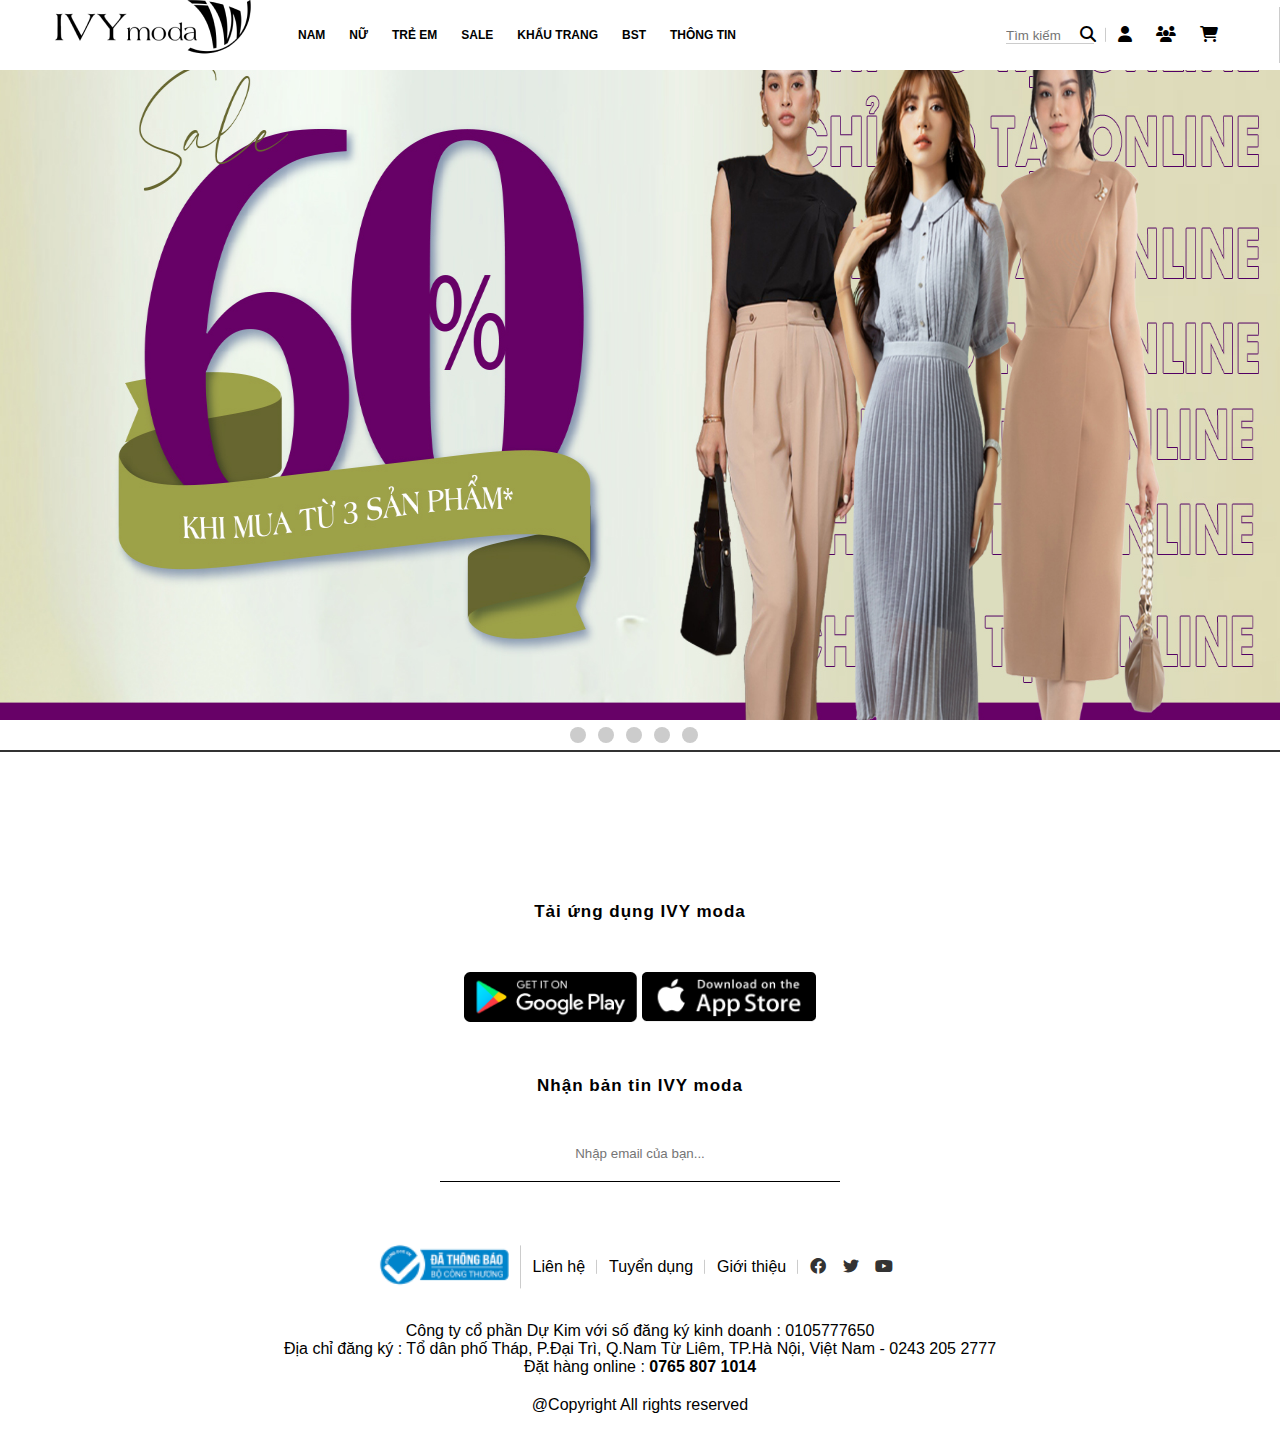
<file: index.html>
<!DOCTYPE html>
<html lang="en">
<head>
    <meta charset="UTF-8">
    <meta http-equiv="X-UA-Compatible" content="IE=edge">
    <meta name="viewport" content="width=device-width, initial-scale=1.0">
    <title>IVYmoda</title>
    <link rel="stylesheet" href="./main.css">
    <link rel="stylesheet" href="./fonts/fontawesome-free-6.2.1-web/css/all.min.css">

</head>
<body>
    <header>
        <div class="logo">
            <img src="./image/logo.png" alt="logo">
        </div>
        <div class="menu">
            <li class="special"><a href="">NAM</a>
            
            <ul class="sub-menu">
                <li><a href="">Hang mới về</a></li>
                <li><a href="">Collection</a></li>
                <li><a href="">Áo</a>
                    <ul>
                        <li><a href="">Áo sơ mi</a></li>
                        <li><a href="./product.html">Áo thun</a></li>
                        <li><a href="">Áo khoác</a></li>
                        <li><a href="">Áo len</a></li>
                    </ul>
                </li>
                <li><a href="">Quần</a>
                    <ul>
                        <li><a href="">Quần dài</a></li>
                        <li><a href="">Quần lửng</a></li>
                        <li><a href="">Quần kaki</a></li>
                    </ul>
                </li>
            </ul>
            </li>
            <li><a href="./category.html">NỮ</a></li>
            <li><a href="">TRẺ EM</a></li>
            <li><a href="">SALE</a></li>
            <li><a href="">KHẨU TRANG</a></li>
            <li><a href="">BST</a></li>
            <li><a href="">THÔNG TIN</a></li>
        </div>
        <div class="others">
                <li><input type="text" placeholder="Tìm kiếm">
                    <i class="fa-solid fa-magnifying-glass"></i>
                </li>
                <li>
                    <a href=""><i class="fa-solid fa-user"></i></a>
                </li>
                <li>
                    <a href=""><i class="fa-solid fa-users"></i></a>
                </li>
                <li>
                    <a href=""><i class="fa-solid fa-cart-shopping"></i></a>
                </li>
        </div>
    </header>
    <section id="slide">
        <div class="aspect-ratio-169">
            <img src="./image/web-100.jpg" alt="anh slide">
            <img src="./image/anh 2.jpg" alt="anh slide">
            <img src="./image/anh 3.jpg" alt="anh slide">
            <img src="./image/web-100.jpg" alt="anh slide">
            <img src="./image/anh 2.jpg" alt="anh slide">
        </div>
        <div class="dot-container">
            <div class="dot active"></div>
            <div class="dot"></div>
            <div class="dot"></div>
            <div class="dot"></div>
            <div class="dot"></div>

        </div>
    </section>
    <section class="app-container">
        <p>
            Tải ứng dụng IVY moda
        </p>
        <div class="app-google">
            <img src="./image/googleplay.png" alt="google">
            <img src="./image/appstore.png" alt="appstore">
        </div>
        <p>Nhận bản tin IVY moda</p>
        <input type="" placeholder="Nhập email của bạn...">
    </section>
    <footer>
        <div class="footer-top">
            <li><a href=""><img src="./image/img-congthuong.png" alt="bo cong thuong"></a></li>
            <li><a href="">Liên hệ</a></li>
            <li><a href="">Tuyển dụng</a></li>
            <li><a href="">Giới thiệu</a></li>
            <li>
                <a href=""><i class="fa-brands fa-facebook"></i></a>
                <a href=""><i class="fa-brands fa-twitter"></i></a>
                <a href=""><i class="fa-brands fa-youtube"></i></a>
            </li>
        </div>
        <p>
            Công ty cổ phần Dự Kim với số đăng ký kinh doanh : 0105777650 <br>
            Địa chỉ đăng ký : Tổ dân phố Tháp, P.Đại Trì, Q.Nam Từ Liêm, TP.Hà Nội, Việt Nam - 0243 205 2777 <br>
            Đặt hàng online : <span>0765 807 1014</span>
        </p>
        <div class="footer-bottom">
            @Copyright All rights reserved
        </div>
    </footer>
</body>




<script>

    const headers = document.querySelector('header');
    window.addEventListener("scroll", function(){
        x = window.pageYOffset;
        if (x>0){
            headers.classList.add("sticky");
        }
        else {
            headers.classList.remove("sticky");
        }
    })

    const imgPositions = document.querySelectorAll('.aspect-ratio-169 img')
    const dots = document.querySelectorAll('.dot');
    imgPositions.forEach(function(img,index) {
        img.style.left = index * 100 + "%"
        dots[index].addEventListener('click',function() {
            Sliders(index);
        })
    })
    const imgContainer = document.querySelector(".aspect-ratio-169");
    let index = 0;
    function imgSlides (){
        index ++;
        if (index === imgPositions.length-1)
        index = 0;
            Sliders(index);
    }
    function Sliders (index){
        imgContainer.style.left = "-" +index*100+ "%";
        const dotsActive = document.querySelector(".active");
        dotsActive.classList.remove("active");
        dost[index].classList.add("active");

    }
    setInterval(imgSlides,5000);

</script>
</html>
</file>
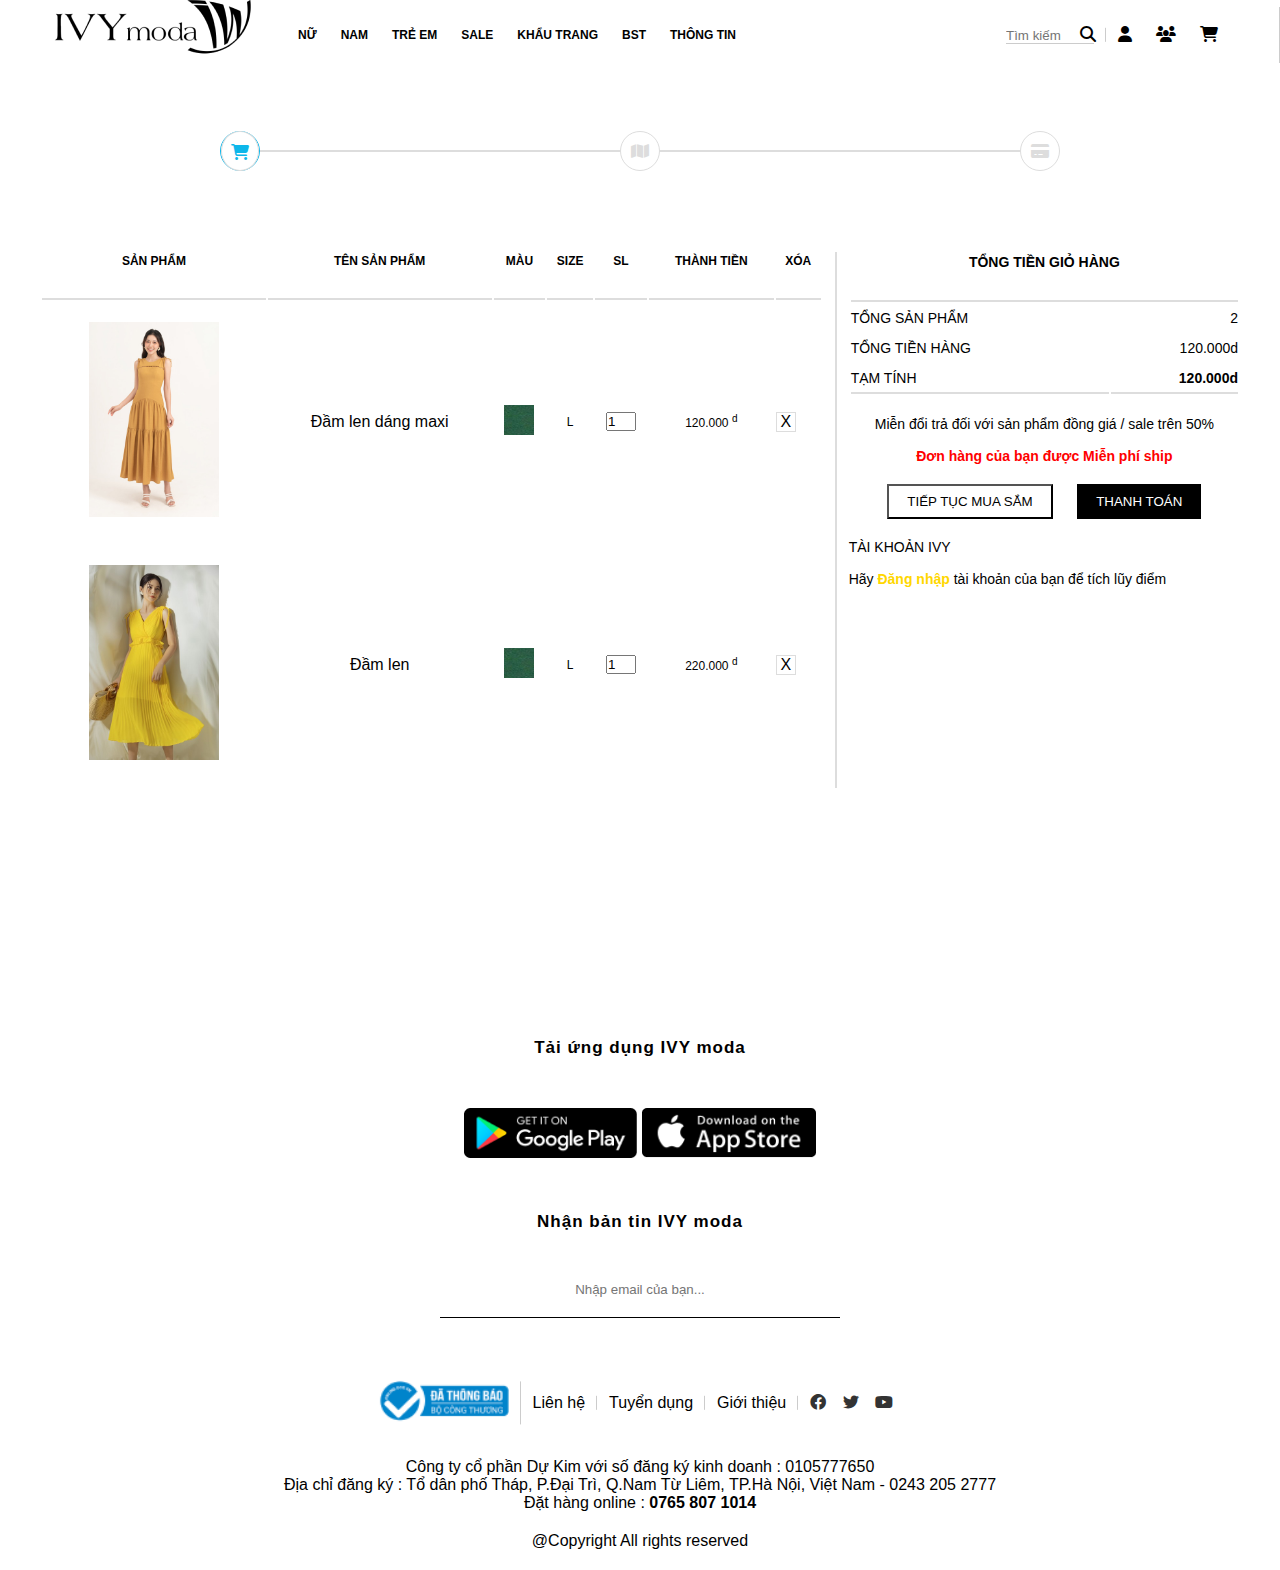
<file: cart.html>
<!DOCTYPE html>
<html lang="en">
<head>
    <meta charset="UTF-8">
    <meta http-equiv="X-UA-Compatible" content="IE=edge">
    <meta name="viewport" content="width=device-width, initial-scale=1.0">
    <title>IVYmoda</title>
    <link rel="stylesheet" href="./main.css">
    <link rel="stylesheet" href="./fonts/fontawesome-free-6.2.1-web/css/all.min.css">

</head>
<body>
    <header>
        <div class="logo">
            <img src="./image/logo.png" alt="logo">
        </div>
        <div class="menu">
            <li class="special"><a href="">NỮ</a>
            
            <ul class="sub-menu">
                <li><a href="">Hang mới về</a></li>
                <li><a href="">Collection</a></li>
                <li><a href="">Áo</a>
                    <ul>
                        <li><a href="">Áo sơ mi</a></li>
                        <li><a href="">Áo thun</a></li>
                        <li><a href="">Áo khoác</a></li>
                        <li><a href="">Áo len</a></li>
                    </ul>
                </li>
                <li><a href="">Quần</a>
                    <ul>
                        <li><a href="">Quần dài</a></li>
                        <li><a href="">Quần lửng</a></li>
                        <li><a href="">Quần kaki</a></li>
                    </ul>
                </li>
            </ul>
            </li>
            <li><a href="">NAM</a></li>
            <li><a href="">TRẺ EM</a></li>
            <li><a href="">SALE</a></li>
            <li><a href="">KHẨU TRANG</a></li>
            <li><a href="">BST</a></li>
            <li><a href="">THÔNG TIN</a></li>
        </div>
        <div class="others">
                <li><input type="text" placeholder="Tìm kiếm">
                    <i class="fa-solid fa-magnifying-glass"></i>
                </li>
                <li>
                    <a href=""><i class="fa-solid fa-user"></i></a>
                </li>
                <li>
                    <a href=""><i class="fa-solid fa-users"></i></a>
                </li>
                <li>
                    <a href=""><i class="fa-solid fa-cart-shopping"></i></a>
                </li>
        </div>
    </header>

<!-- -------------------- -->
    <section class="cart">
        <div class="container">
            <div class="cart-top-wrap">
                <div class="cart-top">
                    <div class="cart-top-cart cart-top-item">
                        <i class="fa-solid fa-cart-shopping cart-top-item"></i>
                    </div>
                    <div class="cart-top-address cart-top-item">
                        <i class="fa-solid fa-map"></i>
                    </div>
                    <div class="cart-top-payment cart-top-item">
                        <i class="fa-solid fa-credit-card"></i>
                    </div>
                </div>
            </div>
        </div>
        <div class="container">
            <div class="cart-content row">
                <div class="cart-content-left">
                    <table>
                        <tr>
                            <th>Sản phẩm</th>
                            <th>Tên sản phẩm</th>
                            <th>Màu</th>
                            <th>Size</th>
                            <th>SL</th>
                            <th>Thành tiền</th>
                            <th>Xóa</th>
                        </tr>
                        <tr>
                            <td><img src="./image/cart_1.jpg" alt=""></td>
                            <td>Đầm len dáng maxi</td>
                            <td><img src="./image/color.png" alt=""></td>
                            <td><p>L</p></td>
                            <td><input type="number" value ="1" min ="1"></td>
                            <td><p>120.000 <sup>d</sup></p></td>
                            <td><span>X</span></td>
                        </tr>
                        <tr>
                            <td><img src="./image/cart_2.jpg" alt=""></td>
                            <td>Đầm len</td>
                            <td><img src="./image/color.png" alt=""></td>
                            <td><p>L</p></td>
                            <td><input type="number" value ="1" min ="1"></td>
                            <td><p>220.000 <sup>d</sup></p></td>
                            <td><span>X</span></td>
                        </tr>
                    </table>
                </div>
                <div class="cart-content-right">
                    <table>
                        <tr>
                            <th colspan="2">
                                TỔNG TIỀN GIỎ HÀNG
                            </th>
                        </tr>
                        <tr>
                            <td>TỔNG SẢN PHẨM</td>
                            <td>2</td>
                        </tr>
                        <tr>
                            <td>TỔNG TIỀN HÀNG</td>
                             <td><p>120.000d</p></td>
                        </tr>
                        <tr>
                            <td>TẠM TÍNH</td>
                            <td>
                                <p style="color : black; font-weight: bold;">120.000d</p>
                            </td>
                        </tr>
                    </table>
                    <div class="cart-content-right-text">
                        <p>
                            Miễn đổi trả đối với sản phẩm đồng giá / sale trên 50%
                        </p>
                        <p style = "color: red;font-weight: bold;">Đơn hàng của bạn được Miễn phí ship</p>
                    </div>
                    <div class="cart-content-right-button">
                        <button>
                            <a href="./category.html">TIẾP TỤC MUA SẮM</a>
                        </button>
                        <button>
                            <a href="./delivery.html" class="cart-content-right-special">THANH TOÁN</a>
                        </button>
                    </div>
                    <div class="cart-content-right-dangnhap">
                        <p>
                            TÀI KHOẢN IVY
                        </p>
                        <p>
                            Hãy <a href="">Đăng nhập</a> tài khoản của bạn để tích lũy điểm
                        </p>
                    </div>
                </div>
            </div>
        </div>
    </section>
<!-- ---------------------- -->
    <section class="app-container">
        <p>
            Tải ứng dụng IVY moda
        </p>
        <div class="app-google">
            <img src="./image/googleplay.png" alt="google">
            <img src="./image/appstore.png" alt="appstore">
        </div>
        <p>Nhận bản tin IVY moda</p>
        <input type="" placeholder="Nhập email của bạn...">
    </section>
    <footer>
        <div class="footer-top">
            <li><a href=""><img src="./image/img-congthuong.png" alt="bo cong thuong"></a></li>
            <li><a href="">Liên hệ</a></li>
            <li><a href="">Tuyển dụng</a></li>
            <li><a href="">Giới thiệu</a></li>
            <li>
                <a href=""><i class="fa-brands fa-facebook"></i></a>
                <a href=""><i class="fa-brands fa-twitter"></i></a>
                <a href=""><i class="fa-brands fa-youtube"></i></a>
            </li>
        </div>
        <p>
            Công ty cổ phần Dự Kim với số đăng ký kinh doanh : 0105777650 <br>
            Địa chỉ đăng ký : Tổ dân phố Tháp, P.Đại Trì, Q.Nam Từ Liêm, TP.Hà Nội, Việt Nam - 0243 205 2777 <br>
            Đặt hàng online : <span>0765 807 1014</span>
        </p>
        <div class="footer-bottom">
            @Copyright All rights reserved
        </div>
    </footer>
</body>




<script>

    const headers = document.querySelector('header');
    window.addEventListener("scroll", function(){
        x = window.pageYOffset;
        if (x>0){
            headers.classList.add("sticky");
        }
        else {
            headers.classList.remove("sticky");
        }
    })

    const imgPositions = document.querySelectorAll('.aspect-ratio-169 img')
    const dots = document.querySelectorAll('.dot');
    imgPositions.forEach(function(img,index) {
        img.style.left = index * 100 + "%"
        dots[index].addEventListener('click',function() {
            Sliders(index);
        })
    })
    const imgContainer = document.querySelector(".aspect-ratio-169");
    let index = 0;
    function imgSlides (){
        index ++;
        if (index === imgPositions.length-1)
        index = 0;
            Sliders(index);
    }
    function Sliders (index){
        imgContainer.style.left = "-" +index*100+ "%";
        const dotsActive = document.querySelector(".active");
        dotsActive.classList.remove("active");
        dost[index].classList.add("active");

    }
    setInterval(imgSlides,5000);

</script>
</html>
</file>
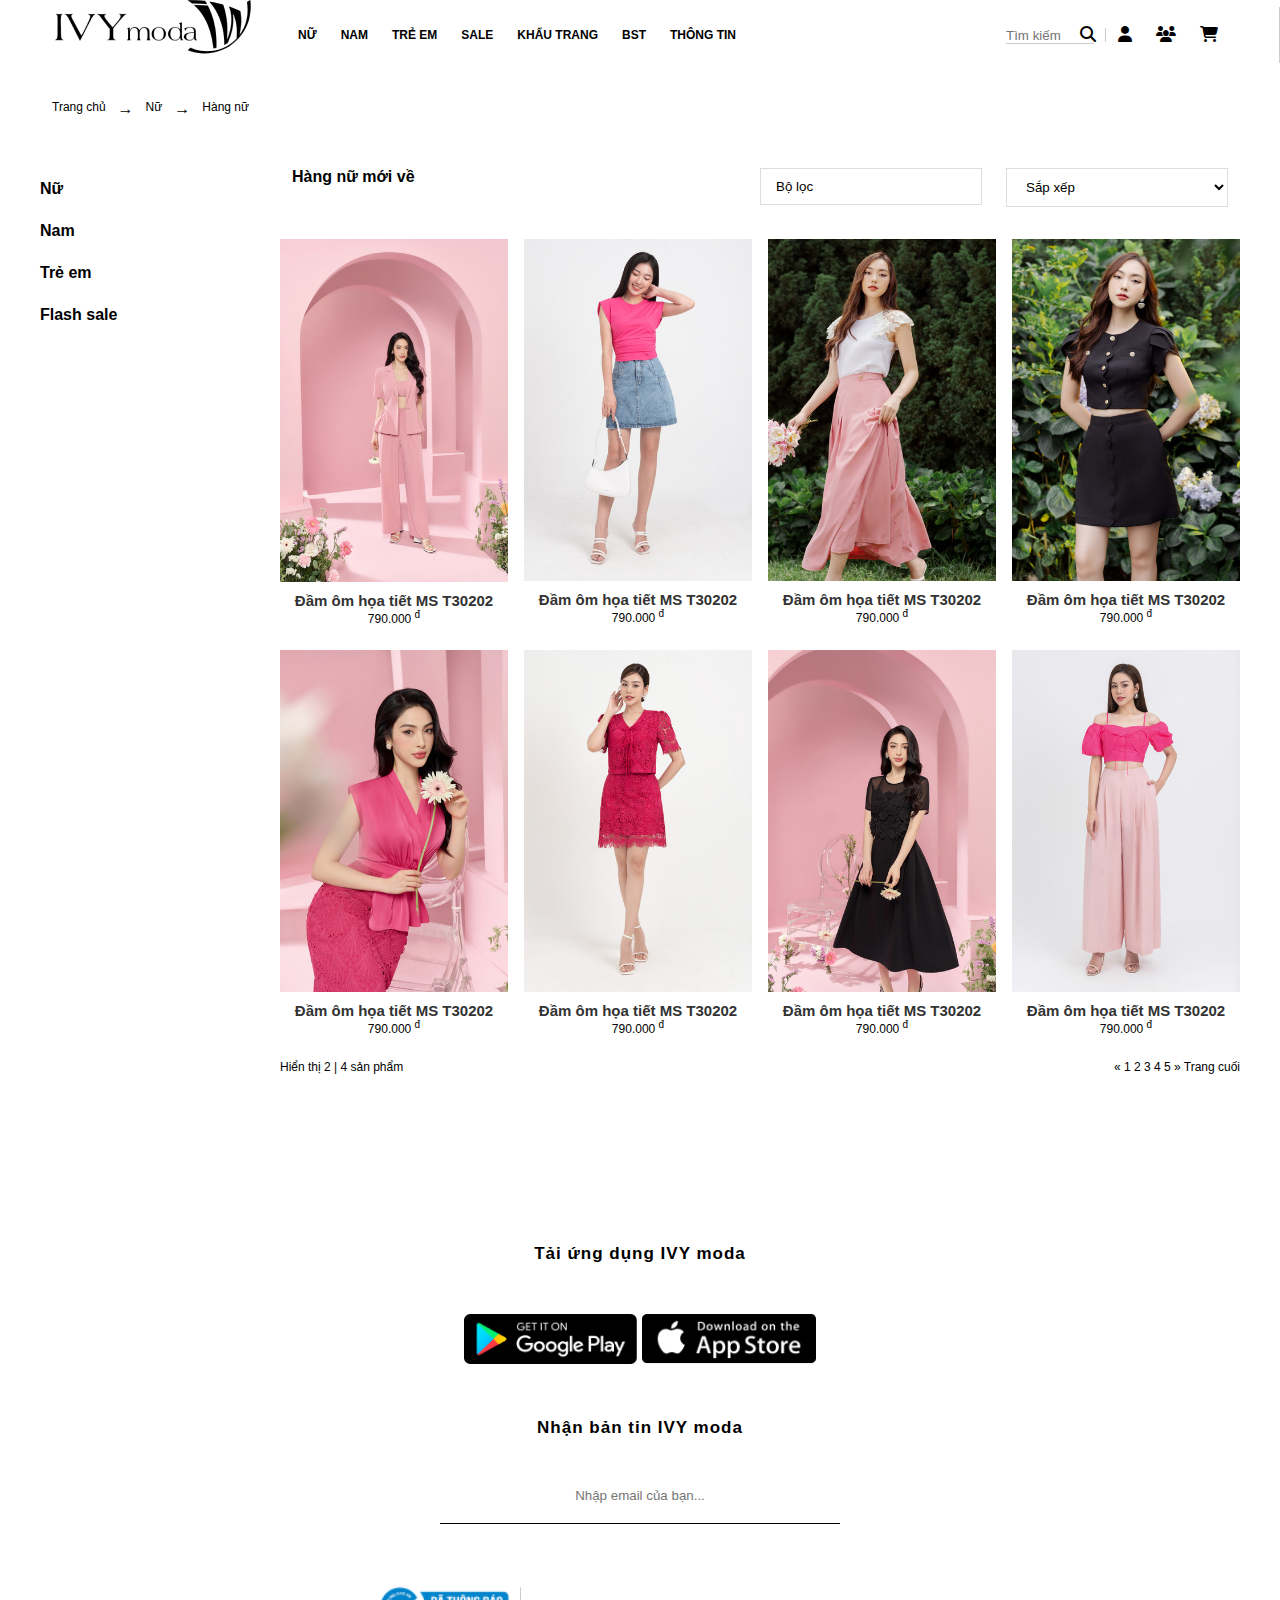
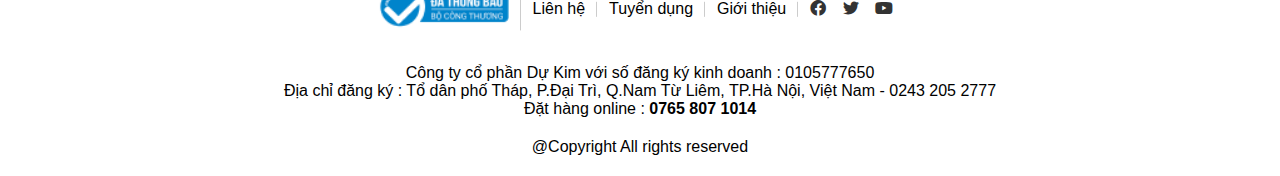
<file: category.html>
<!DOCTYPE html>
<html lang="en">
<head>
    <meta charset="UTF-8">
    <meta http-equiv="X-UA-Compatible" content="IE=edge">
    <meta name="viewport" content="width=device-width, initial-scale=1.0">
    <title>IVYmoda</title>
    <link rel="stylesheet" href="./main.css">
    <link rel="stylesheet" href="./fonts/fontawesome-free-6.2.1-web/css/all.min.css">

</head>
<body>
    <header>
        <div class="logo">
            <img src="./image/logo.png" alt="logo">
        </div>
        <div class="menu">
            <li class="special"><a href="">NỮ</a>
            
            <ul class="sub-menu">
                <li><a href="">Hang mới về</a></li>
                <li><a href="">Collection</a></li>
                <li><a href="">Áo</a>
                    <ul>
                        <li><a href="">Áo sơ mi</a></li>
                        <li><a href="">Áo thun</a></li>
                        <li><a href="">Áo khoác</a></li>
                        <li><a href="">Áo len</a></li>
                    </ul>
                </li>
                <li><a href="">Quần</a>
                    <ul>
                        <li><a href="">Quần dài</a></li>
                        <li><a href="">Quần lửng</a></li>
                        <li><a href="">Quần kaki</a></li>
                    </ul>
                </li>
            </ul>
            </li>
            <li><a href="">NAM</a></li>
            <li><a href="">TRẺ EM</a></li>
            <li><a href="">SALE</a></li>
            <li><a href="">KHẨU TRANG</a></li>
            <li><a href="">BST</a></li>
            <li><a href="">THÔNG TIN</a></li>
        </div>
        <div class="others">
                <li><input type="text" placeholder="Tìm kiếm">
                    <i class="fa-solid fa-magnifying-glass"></i>
                </li>
                <li>
                    <a href=""><i class="fa-solid fa-user"></i></a>
                </li>
                <li>
                    <a href=""><i class="fa-solid fa-users"></i></a>
                </li>
                <li>
                    <a href=""><i class="fa-solid fa-cart-shopping"></i></a>
                </li>
        </div>
    </header>
<!-- -------------------------------------------->
    <section class="category">
        <div class="container">
            <div class="category-top row">
                <p>
                    <a href="./index.html">Trang chủ </a>
                </p> <span>&#8594;</span>
                <a href="./index.html"><p>Nữ</p></a>  <span>&#8594;</span>
                <p>Hàng nữ</p>
            </div>
        </div>
        <div class="container">
            <div class="row">
                <div class="category-left">
                    <ul>
                        <li class="category-left-li"><a href="">Nữ</a>
                            <ul>
                                <li><a href="">Hàng nữ mới về</a></li>
                                <li><a href="">Beyond trendy</a></li>
                                <li><a href="">Jeans for joy</a></li>
                                <li><a href="">Quần jeans nữ</a></li>

                            </ul>
                        </li>
                        <li class="category-left-li"><a href="">Nam</a>
                            <ul>
                                <li><a href="">Hàng nam mới về</a></li>
                                <li><a href="">Beyond trendy</a></li>
                                <li><a href="">Jeans for joy</a></li>
                                <li><a href="">Quần jeans nam</a></li>

                            </ul>
                        </li>
                        <li class="category-left-li"><a href="">Trẻ em</a></li>
                        <li class="category-left-li"><a href="">Flash sale</a></li>
                    </ul>
                </div>
                <div class="category-right row">
                    <div class="category-right-top-item">
                        <p>Hàng nữ mới về</p>
                    </div>
                    <div class="category-right-top-item">
                        <button>
                            <span>
                                Bộ lọc
                            </span>
                        </button>
                    </div>
                    <div class="category-right-top-item">
                            <select name="" id="">
                                <option value="">Sắp xếp</option>
                                <option value="">Giá cao đến thấp</option>
                                <option value="">Giá thấp đến cao</option>
                            </select>
                    </div>
                    <div class="category-right-content row">
                        <div class="category-right-content-item">
                            <img src="./image/category_1.jpg" alt="anh">
                            <h1>Đầm ôm họa tiết MS T30202</h1>
                            <p>790.000 <sup>đ </sup></p>
                        </div>
                        <div class="category-right-content-item">
                            <img src="./image/category_2.jpg" alt="anh">
                            <h1>Đầm ôm họa tiết MS T30202</h1>
                            <p>790.000 <sup>đ </sup></p>
                        </div>
                        <div class="category-right-content-item">
                            <img src="./image/category_3.jpg" alt="anh">
                            <h1>Đầm ôm họa tiết MS T30202</h1>
                            <p>790.000 <sup>đ </sup></p>
                        </div>
                        <div class="category-right-content-item">
                            <img src="./image/category_4.jpg" alt="anh">
                            <h1>Đầm ôm họa tiết MS T30202</h1>
                            <p>790.000 <sup>đ </sup></p>
                        </div>
                        <div class="category-right-content-item">
                            <img src="./image/category_5.jpg" alt="anh">
                            <h1>Đầm ôm họa tiết MS T30202</h1>
                            <p>790.000 <sup>đ </sup></p>
                        </div>
                        <div class="category-right-content-item">
                            <img src="./image/category_6.jpg" alt="anh">
                            <h1>Đầm ôm họa tiết MS T30202</h1>
                            <p>790.000 <sup>đ </sup></p>
                        </div>
                        <div class="category-right-content-item">
                            <img src="./image/category_7.jpg" alt="anh">
                            <h1>Đầm ôm họa tiết MS T30202</h1>
                            <p>790.000 <sup>đ </sup></p>
                        </div>
                        <div class="category-right-content-item">
                            <img src="./image/category_8.jpg" alt="anh">
                            <h1>Đầm ôm họa tiết MS T30202</h1>
                            <p>790.000 <sup>đ </sup></p>
                        </div>
                    </div>
                    <div class="category-right-bottom row">
                        <div class="category-right-bottom-item">
                            <p>Hiển thị 2 <span>|</span> 4 sản phẩm
                            </p>
                        </div>
                        <div class="category-right-bottom-item">
                            <p>
                                <span>
                                    &#171;
                                </span>
                                1 2 3 4 5
                                <span>
                                    &#187;
                                </span>
                                Trang cuối
                            </p>
                        </div>
                    </div>
                </div>
            </div>
        </div>
    </section>

<!-- ---------------------------------------- -->
    <section class="app-container">
        <p>
            Tải ứng dụng IVY moda
        </p>
        <div class="app-google">
            <img src="./image/googleplay.png" alt="google">
            <img src="./image/appstore.png" alt="appstore">
        </div>
        <p>Nhận bản tin IVY moda</p>
        <input type="" placeholder="Nhập email của bạn...">
    </section>
    <footer>
        <div class="footer-top">
            <li><a href=""><img src="./image/img-congthuong.png" alt="bo cong thuong"></a></li>
            <li><a href="">Liên hệ</a></li>
            <li><a href="">Tuyển dụng</a></li>
            <li><a href="">Giới thiệu</a></li>
            <li>
                <a href=""><i class="fa-brands fa-facebook"></i></a>
                <a href=""><i class="fa-brands fa-twitter"></i></a>
                <a href=""><i class="fa-brands fa-youtube"></i></a>
            </li>
        </div>
        <p>
            Công ty cổ phần Dự Kim với số đăng ký kinh doanh : 0105777650 <br>
            Địa chỉ đăng ký : Tổ dân phố Tháp, P.Đại Trì, Q.Nam Từ Liêm, TP.Hà Nội, Việt Nam - 0243 205 2777 <br>
            Đặt hàng online : <span>0765 807 1014</span>
        </p>
        <div class="footer-bottom">
            @Copyright All rights reserved
        </div>
    </footer>
</body>




<script>

    const headers = document.querySelector('header');
    window.addEventListener("scroll", function(){
        x = window.pageYOffset;
        if (x>0){
            headers.classList.add("sticky");
        }
        else {
            headers.classList.remove("sticky");
        }
    })

    const imgPositions = document.querySelectorAll('.aspect-ratio-169 img')
    const dots = document.querySelectorAll('.dot');
    imgPositions.forEach(function(img,index) {
        img.style.left = index * 100 + "%"
        dots[index].addEventListener('click',function() {
            Sliders(index);
        })
    })
    const imgContainer = document.querySelector(".aspect-ratio-169");
    let index = 0;
    function imgSlides (){
        index ++;
        if (index === imgPositions.length-1)
        index = 0;
            Sliders(index);
    }
    function Sliders (index){
        imgContainer.style.left = "-" +index*100+ "%";
        const dotsActive = document.querySelector(".active");
        dotsActive.classList.remove("active");
        dost[index].classList.add("active");

    }
    setInterval(imgSlides,5000);
    const Items = document.querySelectorAll(".category-left-li");
    Items.forEach(function(menu,index){
        menu.addEventListener("click",function(){
            menu.classList.toggle('block');
        })
    })
</script>
</html>
</file>
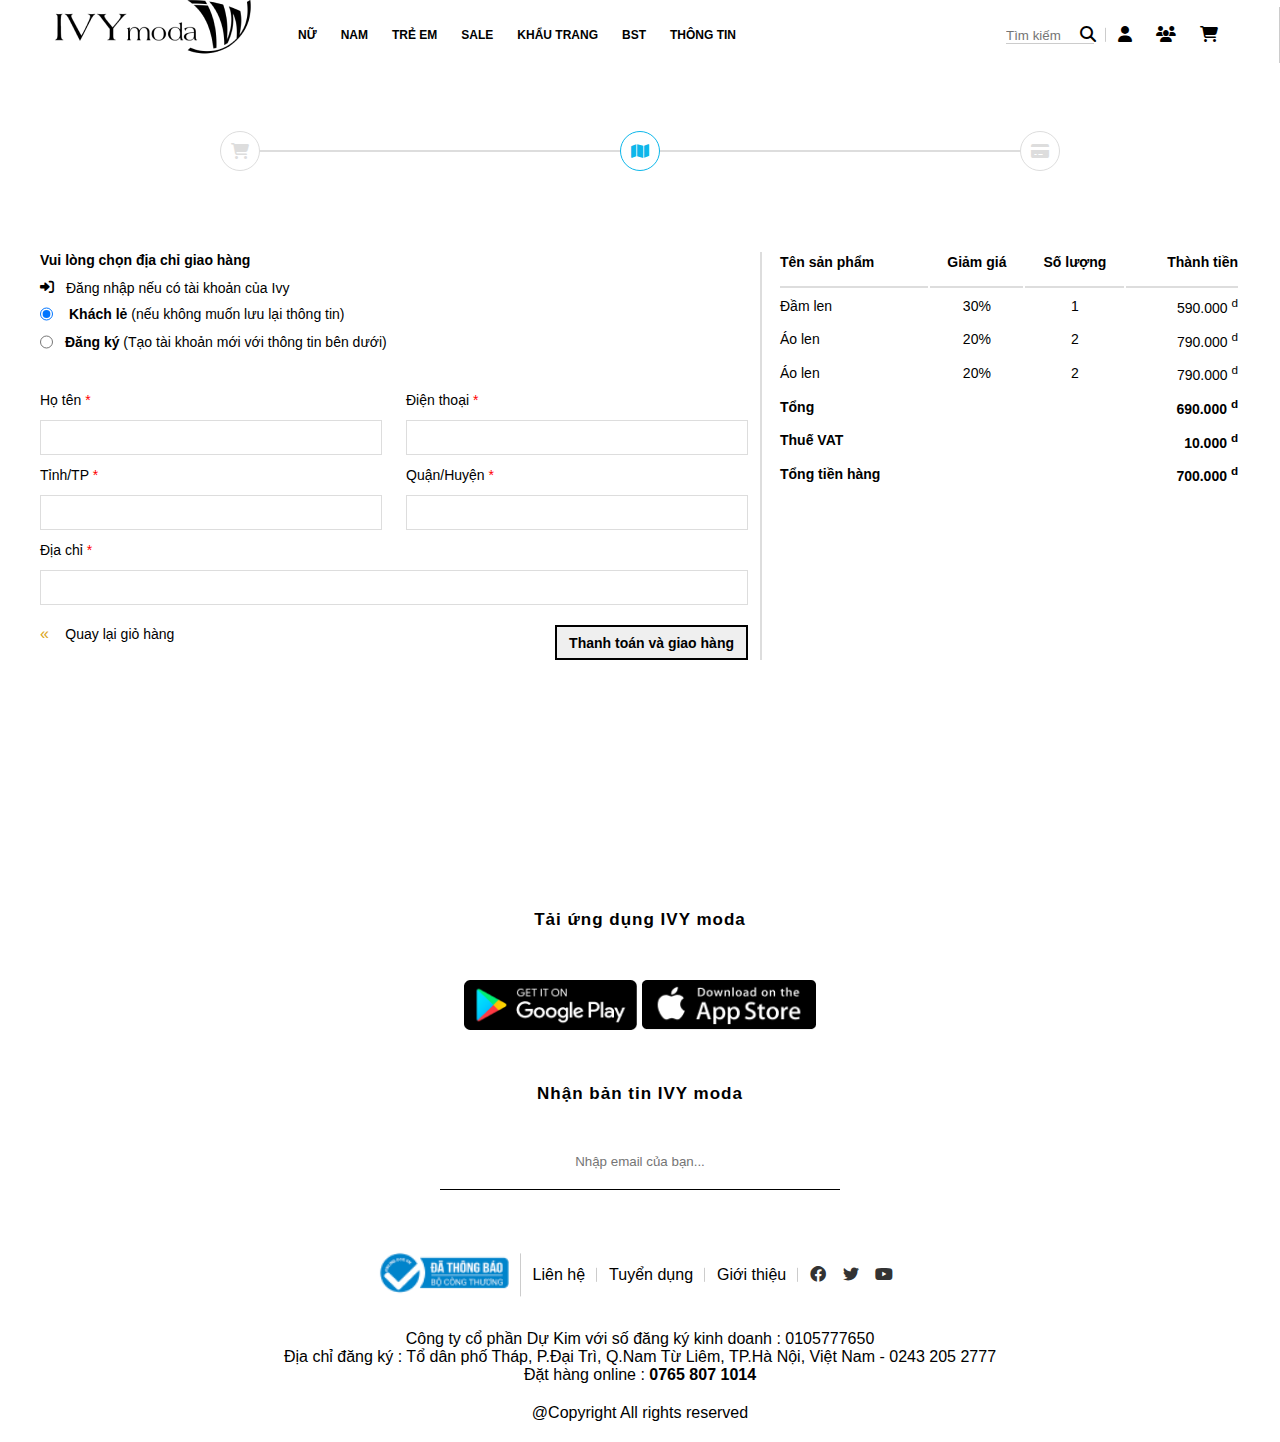
<file: delivery.html>
<!DOCTYPE html>
<html lang="en">
<head>
    <meta charset="UTF-8">
    <meta http-equiv="X-UA-Compatible" content="IE=edge">
    <meta name="viewport" content="width=device-width, initial-scale=1.0">
    <title>IVYmoda</title>
    <link rel="stylesheet" href="./main.css">
    <link rel="stylesheet" href="./fonts/fontawesome-free-6.2.1-web/css/all.min.css">

</head>
<body>
    <header>
        <div class="logo">
            <img src="./image/logo.png" alt="logo">
        </div>
        <div class="menu">
            <li class="special"><a href="">NỮ</a>
            
            <ul class="sub-menu">
                <li><a href="">Hang mới về</a></li>
                <li><a href="">Collection</a></li>
                <li><a href="">Áo</a>
                    <ul>
                        <li><a href="">Áo sơ mi</a></li>
                        <li><a href="">Áo thun</a></li>
                        <li><a href="">Áo khoác</a></li>
                        <li><a href="">Áo len</a></li>
                    </ul>
                </li>
                <li><a href="">Quần</a>
                    <ul>
                        <li><a href="">Quần dài</a></li>
                        <li><a href="">Quần lửng</a></li>
                        <li><a href="">Quần kaki</a></li>
                    </ul>
                </li>
            </ul>
            </li>
            <li><a href="">NAM</a></li>
            <li><a href="">TRẺ EM</a></li>
            <li><a href="">SALE</a></li>
            <li><a href="">KHẨU TRANG</a></li>
            <li><a href="">BST</a></li>
            <li><a href="">THÔNG TIN</a></li>
        </div>
        <div class="others">
                <li><input type="text" placeholder="Tìm kiếm">
                    <i class="fa-solid fa-magnifying-glass"></i>
                </li>
                <li>
                    <a href=""><i class="fa-solid fa-user"></i></a>
                </li>
                <li>
                    <a href=""><i class="fa-solid fa-users"></i></a>
                </li>
                <li>
                    <a href=""><i class="fa-solid fa-cart-shopping"></i></a>
                </li>
        </div>
    </header>

<!-- ----DELIVERY---------------- -->
    <section class="delivery">
        <div class="container">
            <div class="delivery-top-wrap">
                <div class="delivery-top">
                    <div class="delivery-top-delivery delivery-top-item">
                        <i class="fa-solid fa-cart-shopping"></i>
                    </div>
                    <div class="delivery-top-address delivery-top-item">
                        <i class="fa-solid fa-map"></i>
                    </div>
                    <div class="delivery-top-payment delivery-top-item">
                        <i class="fa-solid fa-credit-card"></i>
                    </div>
                </div>
            </div>
        </div>
        <div class="container">
            <div class="delivery-content row">
                <div class="delivery-content-left">
                    <p>Vui lòng chọn địa chỉ giao hàng</p>
                    <div class="delivery-content-left-dangnhap row">
                        <i class="fa-solid fa-right-to-bracket"></i> 
                        <p>
                            Đăng nhập nếu có tài khoản của Ivy
                        </p>
                    </div>
                    <div class="delivery-content-left-khachle row">
                        <input checked name = "loaikhach" type = "radio" >
                        <p>
                            <span style="font-weight : bold ">Khách lẻ</span> (nếu không muốn lưu lại thông tin)
                        </p>
                    </div>
                    <div class="delivery-content-left-dangky row">
                        <input  name = "loaikhach" type = "radio">
                        <p>
                            <span style="font-weight : bold;margin-left: 12px;">  Đăng ký</span> (Tạo tài khoản mới với thông tin bên dưới)
                        </p>
                    </div>
                    <div class="delivery-content-left-input-top row">
                        <div class="delivery-content-left-input-top-item">
                            <label for="">Họ tên <span  style = "color : red">*</span></label>
                            <input type="text">
                        </div>
                        <div class="delivery-content-left-input-top-item">
                            <label for="">Điện thoại <span  style = "color : red">*</span></label>
                            <input type="text">
                        </div>
                        <div class="delivery-content-left-input-top-item">
                            <label for="">Tỉnh/TP <span  style = "color : red">*</span></label>
                            <input type="text">
                        </div>
                        <div class="delivery-content-left-input-top-item">
                            <label for="">Quận/Huyện <span  style = "color : red">*</span></label>
                            <input type="text">
                        </div>
                    </div>
                    <div class="delivery-content-left-input-bottom">
                            <label for="">Địa chỉ <span  style = "color : red">*</span></label>
                            <input type="text">
                    </div>
                <div class="delivery-content-left-button row">
                    <a href="./cart.html"><span>&#171;</span> <p>Quay lại giỏ hàng</p></a>
                    <button>
                        <a href="./payment.html" class="delivery-special"><p style="font-weight: bold">Thanh toán và giao hàng</p></a>
                    </button>
                </div>
                </div>
                <div class="delivery-content-right">
                    <table>
                        <tr>
                            <th>
                                Tên sản phẩm
                            </th>
                            <th>
                                Giảm giá
                            </th>
                            <th>
                                Số lượng
                            </th>
                            <th>
                                Thành tiền
                            </th>
                        </tr>
                        <tr>
                            <td>Đầm len</td>
                            <td>30%</td>
                            <td>1</td>
                            <td>590.000  <sup>d</sup></td>
                        </tr>
                        <tr>
                            <td>Áo len</td>
                            <td>20%</td>
                            <td>2</td>
                            <td>790.000  <sup>d</sup></td>
                        </tr>
                        <tr>
                            <td>Áo len</td>
                            <td>20%</td>
                            <td>2</td>
                            <td>790.000  <sup>d</sup></td>
                        </tr>
                        <tr>
                            <td style="font-weight : bold" colspan="3">Tổng</td>
                            <td style="font-weight : bold"><p>690.000 <sup>d</sup></p></td>
                        </tr>
                        <tr>
                            <td style="font-weight : bold" colspan="3">Thuế VAT</td>
                            <td style="font-weight : bold"><p>10.000 <sup>d</sup></p></td>
                        </tr>
                        <tr>
                            <td style="font-weight : bold" colspan="3">Tổng tiền hàng</td>
                            <td style="font-weight : bold"><p>700.000 <sup>d</sup></p></td>
                        </tr>
                    </table>
                </div>
            </div>
        </div>
    </section>
<!-- ---------------------- -->
    <section class="app-container">
        <p>
            Tải ứng dụng IVY moda
        </p>
        <div class="app-google">
            <img src="./image/googleplay.png" alt="google">
            <img src="./image/appstore.png" alt="appstore">
        </div>
        <p>Nhận bản tin IVY moda</p>
        <input type="" placeholder="Nhập email của bạn...">
    </section>
    <footer>
        <div class="footer-top">
            <li><a href=""><img src="./image/img-congthuong.png" alt="bo cong thuong"></a></li>
            <li><a href="">Liên hệ</a></li>
            <li><a href="">Tuyển dụng</a></li>
            <li><a href="">Giới thiệu</a></li>
            <li>
                <a href=""><i class="fa-brands fa-facebook"></i></a>
                <a href=""><i class="fa-brands fa-twitter"></i></a>
                <a href=""><i class="fa-brands fa-youtube"></i></a>
            </li>
        </div>
        <p>
            Công ty cổ phần Dự Kim với số đăng ký kinh doanh : 0105777650 <br>
            Địa chỉ đăng ký : Tổ dân phố Tháp, P.Đại Trì, Q.Nam Từ Liêm, TP.Hà Nội, Việt Nam - 0243 205 2777 <br>
            Đặt hàng online : <span>0765 807 1014</span>
        </p>
        <div class="footer-bottom">
            @Copyright All rights reserved
        </div>
    </footer>
</body>




<script>

    const headers = document.querySelector('header');
    window.addEventListener("scroll", function(){
        x = window.pageYOffset;
        if (x>0){
            headers.classList.add("sticky");
        }
        else {
            headers.classList.remove("sticky");
        }
    })

    const imgPositions = document.querySelectorAll('.aspect-ratio-169 img')
    const dots = document.querySelectorAll('.dot');
    imgPositions.forEach(function(img,index) {
        img.style.left = index * 100 + "%"
        dots[index].addEventListener('click',function() {
            Sliders(index);
        })
    })
    const imgContainer = document.querySelector(".aspect-ratio-169");
    let index = 0;
    function imgSlides (){
        index ++;
        if (index === imgPositions.length-1)
        index = 0;
            Sliders(index);
    }
    function Sliders (index){
        imgContainer.style.left = "-" +index*100+ "%";
        const dotsActive = document.querySelector(".active");
        dotsActive.classList.remove("active");
        dost[index].classList.add("active");

    }
    setInterval(imgSlides,5000);

</script>
</html>
</file>
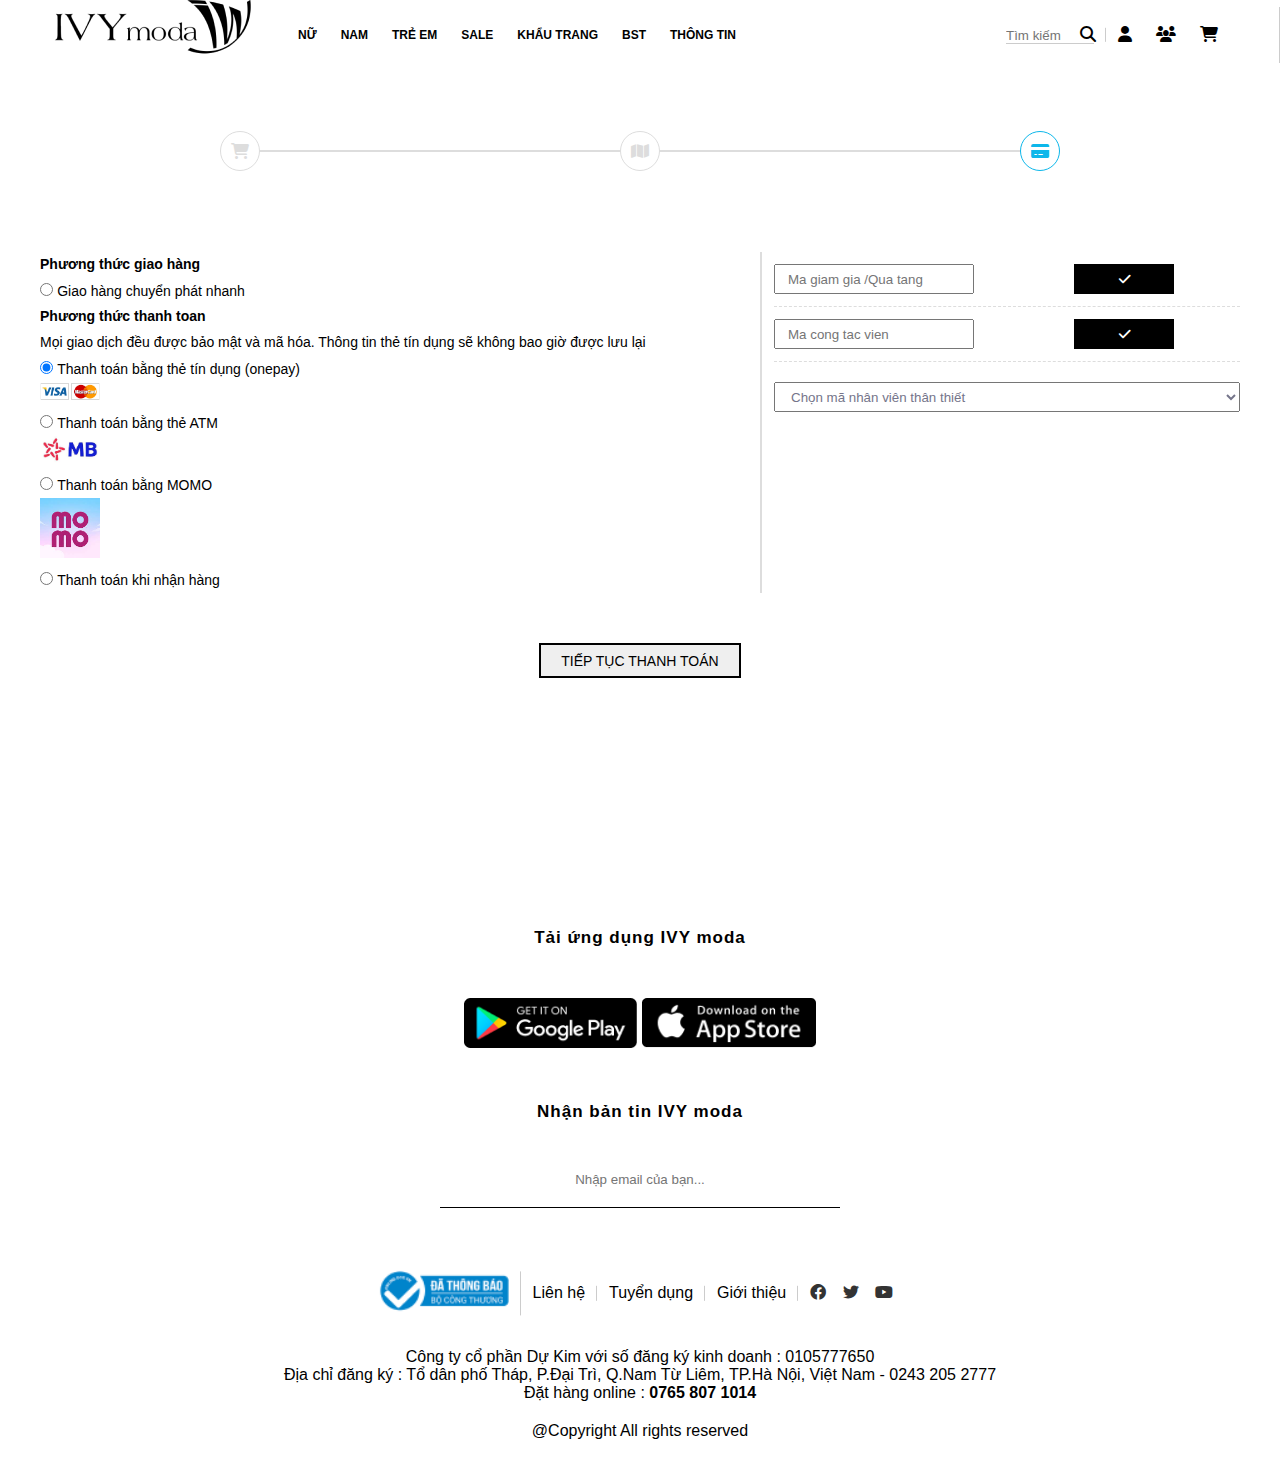
<file: payment.html>
<!DOCTYPE html>
<html lang="en">
<head>
    <meta charset="UTF-8">
    <meta http-equiv="X-UA-Compatible" content="IE=edge">
    <meta name="viewport" content="width=device-width, initial-scale=1.0">
    <title>IVYmoda</title>
    <link rel="stylesheet" href="./main.css">
    <link rel="stylesheet" href="./fonts/fontawesome-free-6.2.1-web/css/all.min.css">

</head>
<body>
    <header>
        <div class="logo">
            <img src="./image/logo.png" alt="logo">
        </div>
        <div class="menu">
            <li class="special"><a href="">NỮ</a>
            
            <ul class="sub-menu">
                <li><a href="">Hang mới về</a></li>
                <li><a href="">Collection</a></li>
                <li><a href="">Áo</a>
                    <ul>
                        <li><a href="">Áo sơ mi</a></li>
                        <li><a href="">Áo thun</a></li>
                        <li><a href="">Áo khoác</a></li>
                        <li><a href="">Áo len</a></li>
                    </ul>
                </li>
                <li><a href="">Quần</a>
                    <ul>
                        <li><a href="">Quần dài</a></li>
                        <li><a href="">Quần lửng</a></li>
                        <li><a href="">Quần kaki</a></li>
                    </ul>
                </li>
            </ul>
            </li>
            <li><a href="">NAM</a></li>
            <li><a href="">TRẺ EM</a></li>
            <li><a href="">SALE</a></li>
            <li><a href="">KHẨU TRANG</a></li>
            <li><a href="">BST</a></li>
            <li><a href="">THÔNG TIN</a></li>
        </div>
        <div class="others">
                <li><input type="text" placeholder="Tìm kiếm">
                    <i class="fa-solid fa-magnifying-glass"></i>
                </li>
                <li>
                    <a href=""><i class="fa-solid fa-user"></i></a>
                </li>
                <li>
                    <a href=""><i class="fa-solid fa-users"></i></a>
                </li>
                <li>
                    <a href=""><i class="fa-solid fa-cart-shopping"></i></a>
                </li>
        </div>
    </header>

<!-- ----PAYMENT---------------- -->
   <section class="payment">
    <div class="container">
        <div class="payment-top-wrap">
            <div class="payment-top">
                <div class="payment-top-payment payment-top-item">
                    <i class="fa-solid fa-cart-shopping"></i>
                </div>
                <div class="payment-top-address payment-top-item">
                    <i class="fa-solid fa-map"></i>
                </div>
                <div class="payment-top-paymenta payment-top-item">
                    <i class="fa-solid fa-credit-card"></i>
                </div>
            </div>
        </div>
    </div>
    <div class="container">
        <div class="payment-content row">
            <div class="payment-content-left">
                <div class="paymeny-content-left-method">
                    <p style ="font-weight: bold;">Phương thức giao hàng</p>
                    <div class="payment-content-left-method-item">
                        <input type="radio" name = "method">
                        <label for="">Giao hàng chuyển phát nhanh</label>
                    </div>
                </div>
                <div class="payment-content-left-method-payment">
                    <p style ="font-weight: bold;">Phương thức thanh toan</p>
                    <p>Mọi giao dịch đều được bảo mật và mã hóa. Thông tin thẻ tín dụng sẽ không bao giờ được lưu lại</p>
                    <div class="payment-content-left-method-payment-item">
                        <input checked type="radio" name = "method">
                        <label for="">Thanh toán bằng thẻ tín dụng (onepay)</label>
                    </div>
                    <div class="payment-content-left-method-payment-item-img">
                        <img src="./image/payment.png" alt="">
                    </div>
                    <div class="payment-content-left-method-payment-item">
                        <input type="radio" name = "method">
                        <label for="">Thanh toán bằng thẻ ATM</label>
                    </div>
                    <div class="payment-content-left-method-payment-item-img">
                        <img src="./image/mb.jpg" alt="">
                    </div>
                    <div class="payment-content-left-method-payment-item">
                        <input type="radio" name = "method">
                        <label for="">Thanh toán bằng MOMO</label>
                    </div>
                    <div class="payment-content-left-method-payment-item-img">
                        <img src="./image/momo.jpg" alt="">
                    </div>
                    <div class="payment-content-left-method-payment-item">
                        <input type="radio">
                        <label for="">Thanh toán khi nhận hàng</label>
                    </div>
                </div>
            </div>
            <div class="payment-content-right">
                <div class="payment-content-right-button">
                    <input type="text" placeholder="Ma giam gia /Qua tang">
                    <button>
                        <i class="fa-solid fa-check"></i>
                    </button>
                </div>
                <div class="payment-content-right-button">
                    <input type="text" placeholder="Ma cong tac vien">
                    <button>
                        <i class="fa-solid fa-check"></i>
                    </button>
                </div>
                <div class="payment-content-right-mnv">
                    <select name="" id="">
                        <option value="">Chọn mã nhân viên thân thiết</option>
                        <option value="">0345</option>
                        <option value="">0346</option>
                        <option value="">0347</option>
                        <option value="">0348</option>
                    </select>
                </div>
            </div>
        </div>
        <div class="payment-content-payment-btn">
            <button>
                TIẾP TỤC THANH TOÁN
            </button>
        </div>
    </div>
   </section>
<!-- ---------------------- -->
    <section class="app-container">
        <p>
            Tải ứng dụng IVY moda
        </p>
        <div class="app-google">
            <img src="./image/googleplay.png" alt="google">
            <img src="./image/appstore.png" alt="appstore">
        </div>
        <p>Nhận bản tin IVY moda</p>
        <input type="" placeholder="Nhập email của bạn...">
    </section>
    <footer>
        <div class="footer-top">
            <li><a href=""><img src="./image/img-congthuong.png" alt="bo cong thuong"></a></li>
            <li><a href="">Liên hệ</a></li>
            <li><a href="">Tuyển dụng</a></li>
            <li><a href="">Giới thiệu</a></li>
            <li>
                <a href=""><i class="fa-brands fa-facebook"></i></a>
                <a href=""><i class="fa-brands fa-twitter"></i></a>
                <a href=""><i class="fa-brands fa-youtube"></i></a>
            </li>
        </div>
        <p>
            Công ty cổ phần Dự Kim với số đăng ký kinh doanh : 0105777650 <br>
            Địa chỉ đăng ký : Tổ dân phố Tháp, P.Đại Trì, Q.Nam Từ Liêm, TP.Hà Nội, Việt Nam - 0243 205 2777 <br>
            Đặt hàng online : <span>0765 807 1014</span>
        </p>
        <div class="footer-bottom">
            @Copyright All rights reserved
        </div>
    </footer>
</body>




<script>

    const headers = document.querySelector('header');
    window.addEventListener("scroll", function(){
        x = window.pageYOffset;
        if (x>0){
            headers.classList.add("sticky");
        }
        else {
            headers.classList.remove("sticky");
        }
    })

    const imgPositions = document.querySelectorAll('.aspect-ratio-169 img')
    const dots = document.querySelectorAll('.dot');
    imgPositions.forEach(function(img,index) {
        img.style.left = index * 100 + "%"
        dots[index].addEventListener('click',function() {
            Sliders(index);
        })
    })
    const imgContainer = document.querySelector(".aspect-ratio-169");
    let index = 0;
    function imgSlides (){
        index ++;
        if (index === imgPositions.length-1)
        index = 0;
            Sliders(index);
    }
    function Sliders (index){
        imgContainer.style.left = "-" +index*100+ "%";
        const dotsActive = document.querySelector(".active");
        dotsActive.classList.remove("active");
        dost[index].classList.add("active");

    }
    setInterval(imgSlides,5000);

</script>
</html>
</file>
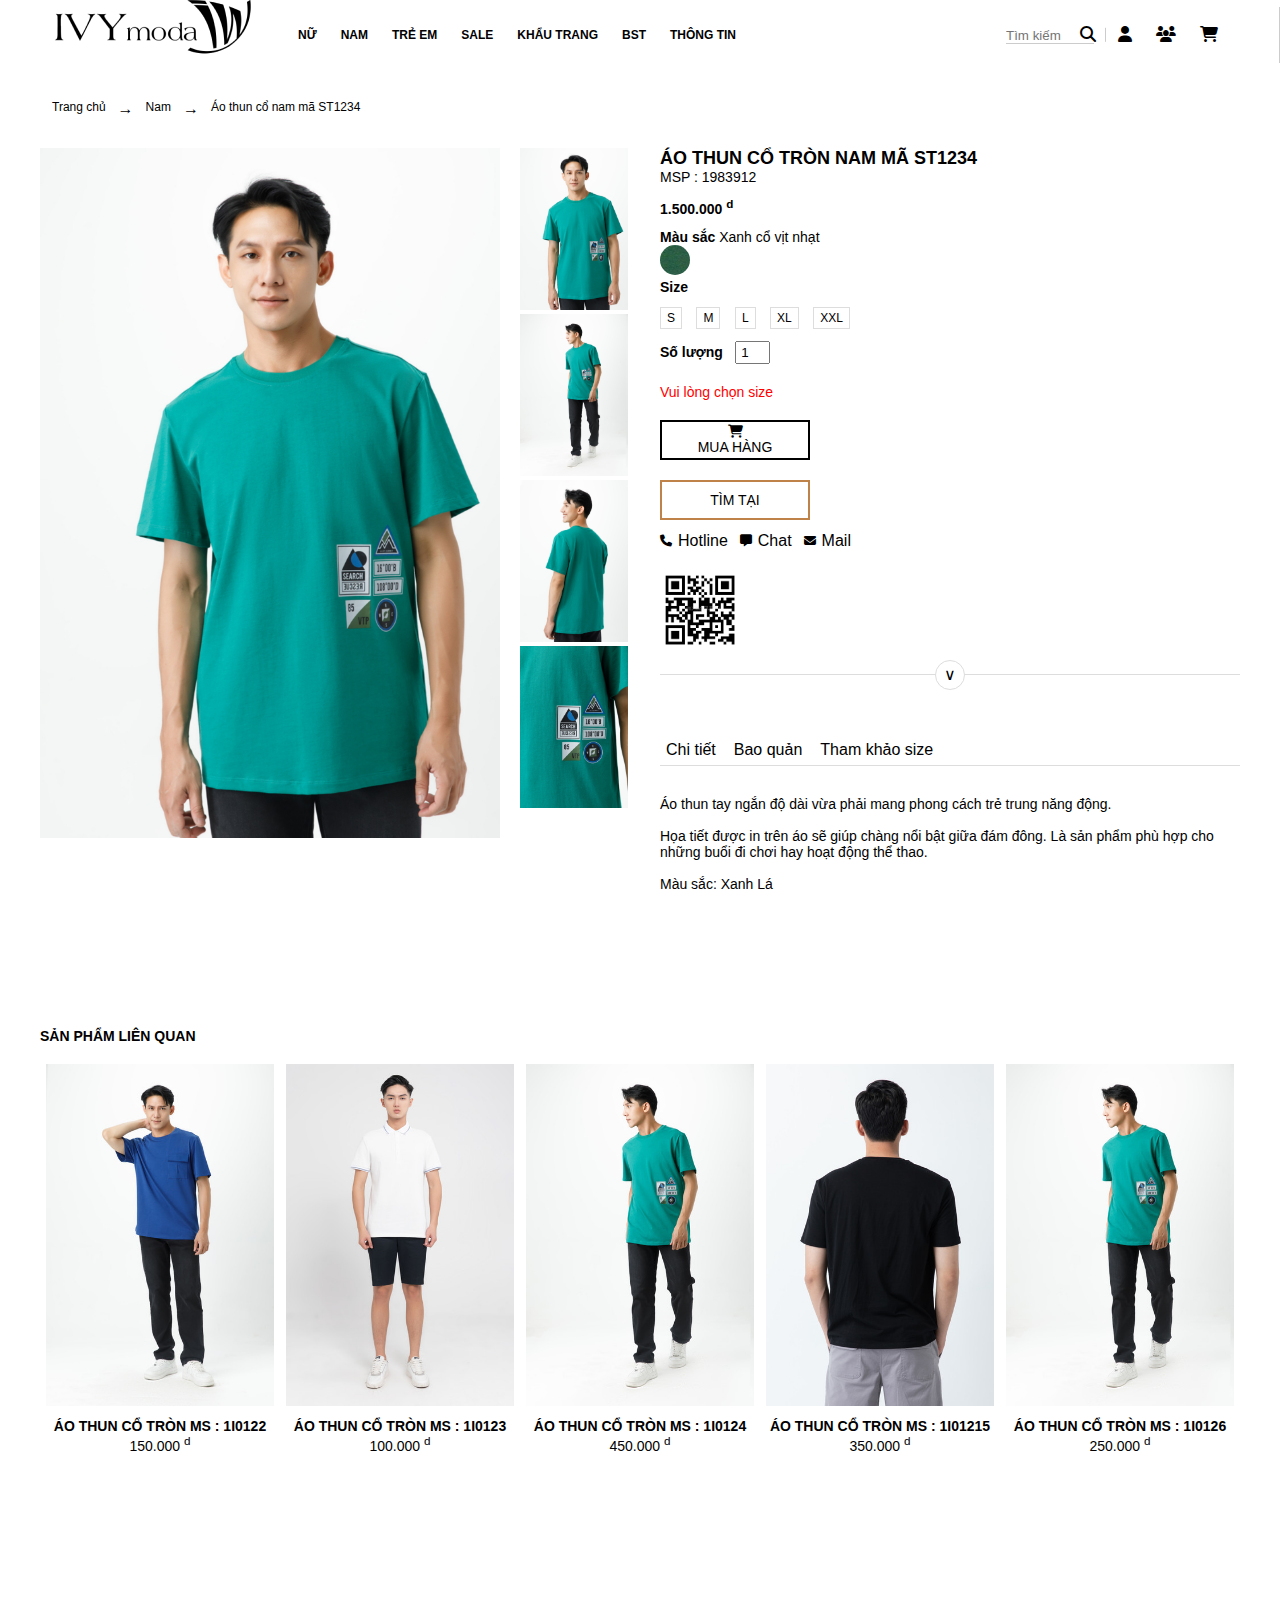
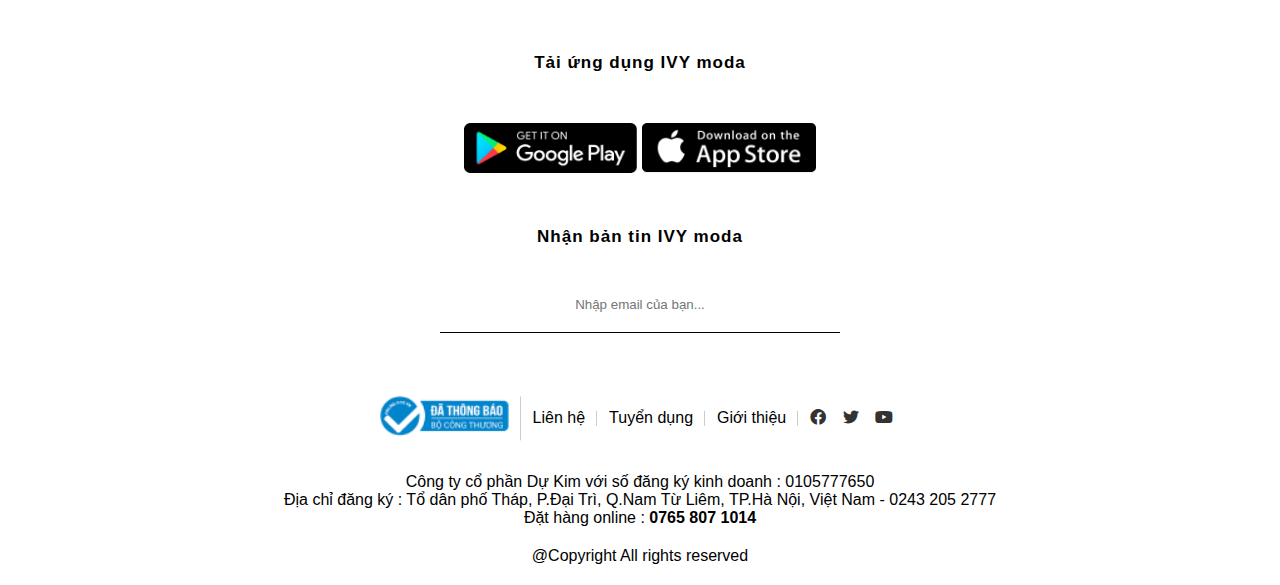
<file: product.html>
<!DOCTYPE html>
<html lang="en">
<head>
    <meta charset="UTF-8">
    <meta http-equiv="X-UA-Compatible" content="IE=edge">
    <meta name="viewport" content="width=device-width, initial-scale=1.0">
    <title>IVYmoda</title>
    <link rel="stylesheet" href="./main.css">
    <link rel="stylesheet" href="./fonts/fontawesome-free-6.2.1-web/css/all.min.css">

</head>
<body>
    <header>
        <div class="logo">
            <img src="./image/logo.png" alt="logo">
        </div>
        <div class="menu">
            <li class="special"><a href="">NỮ</a>
            
            <ul class="sub-menu">
                <li><a href="">Hang mới về</a></li>
                <li><a href="">Collection</a></li>
                <li><a href="">Áo</a>
                    <ul>
                        <li><a href="">Áo sơ mi</a></li>
                        <li><a href="">Áo thun</a></li>
                        <li><a href="">Áo khoác</a></li>
                        <li><a href="">Áo len</a></li>
                    </ul>
                </li>
                <li><a href="">Quần</a>
                    <ul>
                        <li><a href="">Quần dài</a></li>
                        <li><a href="">Quần lửng</a></li>
                        <li><a href="">Quần kaki</a></li>
                    </ul>
                </li>
            </ul>
            </li>
            <li><a href="">NAM</a></li>
            <li><a href="">TRẺ EM</a></li>
            <li><a href="">SALE</a></li>
            <li><a href="">KHẨU TRANG</a></li>
            <li><a href="">BST</a></li>
            <li><a href="">THÔNG TIN</a></li>
        </div>
        <div class="others">
                <li><input type="text" placeholder="Tìm kiếm">
                    <i class="fa-solid fa-magnifying-glass"></i>
                </li>
                <li>
                    <a href=""><i class="fa-solid fa-user"></i></a>
                </li>
                <li>
                    <a href=""><i class="fa-solid fa-users"></i></a>
                </li>
                <li>
                    <a href=""><i class="fa-solid fa-cart-shopping"></i></a>
                </li>
        </div>
    </header>

    <!-- ------------------------- -->

    <section class="product">
        <div class="container">
            <div class="product-top row">
                <p>Trang chủ </p> <span>&#8594;</span><p>Nam</p> <span>&#8594;</span><p>Áo thun cổ nam mã ST1234</p>
            </div>      
            <div class="product-content row">
                <div class="product-content-left row">
                    <div class="product-content-left-big-img">
                        <img src="./image/product_1.jpg" alt="">
                    </div>
                    <div class="product-content-left-small-img">
                        <img src="./image/product_2.jpg" alt="">
                        <img src="./image/product_3.jpg" alt="">
                        <img src="./image/product_4.jpg" alt="">
                        <img src="./image/product_5.jpg" alt="">
                    </div>
                </div>
                <div class="product-content-right">
                    <div class="product-content-right-product-menu">
                        <h1>
                            ÁO THUN CỔ TRÒN NAM MÃ ST1234
                        </h1>
                        <p>MSP : 1983912</p>
                        <div class="product-content-right-product-price">
                            <p>1.500.000 <sup>d</sup></p>
                        </div>
                        <div class="product-content-right-product-color">
                            <p>
                                <span style="font-weight: bold">
                                    Màu sắc
                                </span>Xanh cổ vịt nhạt
                                <span style="color : blue"></span>
                            </p> 
                            <div class="product-content-right-product-img">
                                <img src="./image/color.png" alt="">
                            </div>
                        </div>
                        <div class="product-content-right-product-size">
                            <p style="font-weight : bold">Size</p>
                            <div class="size">
                                <span>S</span>
                                <span>M</span>
                                <span>L</span>
                                <span>XL</span>
                                <span>XXL</span>
                            </div>
                        </div>
                        <div class="quantity">
                            <p style="font-weight : bold">Số lượng</p>
                            <input type="number" min = "0" value = "1">
                        </div>
                        <p style="color : red">Vui lòng chọn size</p>
                        <div class="product-content-right-product-button">
                            <button>
                                <a href="./cart.html">
                                    <i class="fa-solid fa-cart-shopping"></i>
                                <p>MUA HÀNG</p>
                                </a>
                            </button>
                            <button>
                                <p>TÌM TẠI</p>
                            </button>
                        </div>
                        <div class="product-content-right-product-icon">
                            <div class="product-content-right-product-icon-item">
                                <i class="fa-solid fa-phone"></i> Hotline
                            </div>
                            <div class="product-content-right-product-icon-item">
                                <i class="fa-solid fa-message"></i>Chat
                            </div>
                            <div class="product-content-right-product-icon-item">
                                <i class="fa-solid fa-envelope"></i> Mail
                            </div>
                        </div>
                        <div class="product-content-right-product-qr">
                            <img src="./image/qr.png" alt="">
                        </div>
                        <div class="product-content-right-bottom">
                            <div class="product-content-right-bottom-top">
                                &#8744;
                            </div>
                            <div class="product-content-right-bottom-content-big">
                                <div class="product-content-right-bottom-content-title row">
                                    <div class="product-content-right-bottom-content-title-item chitiet">
                                        <p>Chi tiết</p>
                                    </div>
                                    <div class="product-content-right-bottom-content-title-item baoquan">
                                        <p>Bao quản</p>
                                    </div>
                                    <div class="product-content-right-bottom-content-title-item">
                                        <p>Tham khảo size</p>
                                    </div>
                                </div>
                                <div class="product-content-right-bottom-content">
                                    <div class="product-content-right-bottom-content-chitiet">
                                                Áo thun tay ngắn độ dài vừa phải mang phong cách trẻ trung năng động. <br><br>

                                                Họa tiết được in trên áo sẽ giúp chàng nổi bật giữa đám đông. Là sản phẩm phù hợp cho những buổi đi chơi hay hoạt động thể thao. <br><br>

                                                Màu sắc: Xanh Lá <br><br>
                                    </div>
                                    <div class="product-content-right-bottom-content-baoquan">
                                        Chi tiết bảo quản sản phẩm : <br><br>

                                        * Các sản phẩm thuộc dòng cao cấp (Senora) và áo khoác (dạ, tweed, lông, phao) chỉ giặt khô, tuyệt đối không giặt ướt. <br><br>

                                        * Vải dệt kim: sau khi giặt sản phẩm phải được phơi ngang tránh bai dãn. <br><br>

                                        * Vải voan, lụa, chiffon nên giặt bằng tay. <br><br>

                                        * Vải thô, tuytsi, kaki không có phối hay trang trí đá cườm thì có thể giặt máy. <br><br>

                                        * Vải thô, tuytsi, kaki có phối màu tường phản hay trang trí voan, lụa, đá cườm thì cần giặt tay. <br><br>
                                    </div>
                                </div>
                            </div>
                        </div>
                    </div>
                </div>
            </div>
        </div>
    </section>
<!-- -------------------------------- -->
    <section class="product-related container">
        <div class="product-related-title">
            <p>
                SẢN PHẨM LIÊN QUAN
            </p>
        </div>
        <div class="product-content row">
            <div class="product-related-item">
                <img src="./image/related_1.jpg" alt="">
                <h1>
                    ÁO THUN CỔ TRÒN MS : 1I0122
                </h1>
                <p>150.000 <sup>d</sup></p>

            </div>
            <div class="product-related-item">
                <img src="./image/related_2.jpg" alt="">
                <h1>
                    ÁO THUN CỔ TRÒN MS : 1I0123
                </h1>
                <p>100.000 <sup>d</sup></p>
                
            </div>
            <div class="product-related-item">
                <img src="./image/related_3.jpg" alt="">
                <h1>
                    ÁO THUN CỔ TRÒN MS : 1I0124
                </h1>
                <p>450.000 <sup>d</sup></p>
                
            </div>
            <div class="product-related-item">
                <img src="./image/related_4.jpg" alt="">
                <h1>
                    ÁO THUN CỔ TRÒN MS : 1I01215
                </h1>
                <p>350.000 <sup>d</sup></p>
                
            </div>
            <div class="product-related-item">
                <img src="./image/related_5.jpg" alt="">
                <h1>
                    ÁO THUN CỔ TRÒN MS : 1I0126
                </h1>
                <p>250.000 <sup>d</sup></p>
                
            </div>
        </div>
    </section>
    <!-- --------- -->
    <section class="app-container">
        <p>
            Tải ứng dụng IVY moda
        </p>
        <div class="app-google">
            <img src="./image/googleplay.png" alt="google">
            <img src="./image/appstore.png" alt="appstore">
        </div>
        <p>Nhận bản tin IVY moda</p>
        <input type="" placeholder="Nhập email của bạn...">
    </section>
    <footer>
        <div class="footer-top">
            <li><a href=""><img src="./image/img-congthuong.png" alt="bo cong thuong"></a></li>
            <li><a href="">Liên hệ</a></li>
            <li><a href="">Tuyển dụng</a></li>
            <li><a href="">Giới thiệu</a></li>
            <li>
                <a href=""><i class="fa-brands fa-facebook"></i></a>
                <a href=""><i class="fa-brands fa-twitter"></i></a>
                <a href=""><i class="fa-brands fa-youtube"></i></a>
            </li>
        </div>
        <p>
            Công ty cổ phần Dự Kim với số đăng ký kinh doanh : 0105777650 <br>
            Địa chỉ đăng ký : Tổ dân phố Tháp, P.Đại Trì, Q.Nam Từ Liêm, TP.Hà Nội, Việt Nam - 0243 205 2777 <br>
            Đặt hàng online : <span>0765 807 1014</span>
        </p>
        <div class="footer-bottom">
            @Copyright All rights reserved
        </div>
    </footer>
</body>

<script>
     const headers = document.querySelector('header');
    window.addEventListener("scroll", function(){
        x = window.pageYOffset;
        if (x>0){
            headers.classList.add("sticky");
        }
        else {
            headers.classList.remove("sticky");
        }
    })
    ////// Product

    const bigImg = document.querySelector(".product-content-left-big-img img")
    const smallImg = document.querySelectorAll(".product-content-left-small-img img");
    smallImg.forEach(function(imgItem,index){
        imgItem.addEventListener("click",function(){
            bigImg.src = imgItem.src;
        })
    })


    const baoquan = document.querySelector(".baoquan");
    const chitiet = document.querySelector(".chitiet");
    if (baoquan){
        baoquan.addEventListener("click",function(){
            document.querySelector(".product-content-right-bottom-content-chitiet").style.display = "none";
            document.querySelector(".product-content-right-bottom-content-baoquan").style.display = "block";
        })
    }
    if (chitiet){
        baoquan.addEventListener("click",function(){
            document.querySelector(".product-content-right-bottom-content-chitiet").style.display = "block";
            document.querySelector(".product-content-right-bottom-content-baoquan").style.display = "none";
        })
    }
    const button = document.querySelector(".product-content-right-bottom-top")
    if (button){
        button.addEventListener("click",function(){
            document.querySelector(".product-content-right-bottom-content-big").classList.toggle ("activeB")

        })
    }
</script>
</file>
<file: main.css>
:root {
    --main-text-font : Arial, Helvetica, sans-serif;
}

* {
    margin:  0;
    padding:  0;
    box-sizing: border-box;
    font-family: Arial, Helvetica, sans-serif;
}

/* reponsive  */
.row {
    display : flex;
    flex-wrap: wrap;
}
.container {
    max-width: 1200px;
    margin: auto;
}
.top {
    padding : 12px 0;
    align-items: center;
    display : flex; 
}

li {
    list-style:  none;
}
a {
    text-decoration:  none;
    color : #000;
}
header {
    display : flex;
    justify-content: space-between;
    padding : 12px 50px;
    height : 70px;
    align-items: center;
    position: fixed;
    top :0;
    left : 0;
    right : 0;
    background-color: rgba(255,255,255,0.5);
    z-index : 1;

}
header.sticky {
    background-color: #fff;
}
header:hover {
    background-color: #fff;
}
.logo {
    flex : 1;
}
.menu {
    flex : 3;
    display : flex;
}
.menu > li {
    padding :  0 12px;
    position: relative;

}
.special:hover .sub-menu {
    visibility: visible;
    top : 45px;
}
.sub-menu {
    position: absolute;
    width : 150px;
    border : 1px solid #ccc;
    padding : 10px 0 10px 20px;
    visibility: hidden;
    top : 60px;
    transition: 0.3s;
    z-index: 1;
    background-color: #fff;
}
.sub-menu ul li a {
    font-weight: normal;
    font-size: 15px;
    display : inline-block;
    padding : 4px 6px;
}
.sub-menu ul{
    padding-left :20px;
}

.menu  li  a{
    font-size: 12px;
    font-weight: bold;
    display : block;
    line-height: 20px;
}
.others {
    flex : 1;
    display : flex;
}
.others > li {
    padding :  0 12px;
}
.others  > li::after{
    content : "";
    display : block;
    width : 1px;
    height : 80%;
    background: #ccc;
    position: absolute;
    right : 0;
    top : 50%;
    transform: translateY(-50%);
}
.others  > li:last-child::after{
    content : "";
    display : block;
    width : 1px;
    height : 80%;
    background: #ccc;
    position: absolute;
    right : 0;
    top : 50%;
    transform: translateY(-50%);
}
.others > li:first-child {
    position: relative;
}
.others > li:first-child input{
    width : 100%;
    border : none;
    border-bottom: 1px solid #ccc;
    background: transparent;
    outline: none;
}
.others > li:first-child i {
    position: absolute;
    right : 10px;

}


.aspect-ratio-169 {
    display: block;
    position: relative;
    padding-top: 56.25%;
    transition:  0.3s;
  }
  
  .aspect-ratio-169 img {
    display: block;
    position: absolute;
    width: 100%;
    height: 100%;
    top: 0;
    left: 0;
  }

  #slide {
    padding-bottom: 30px;
    border-bottom: 2px solid #333;
    overflow: hidden;
  }

  .dot-container {
    position: absolute;
    height : 30px;
    width : 100%;
    display : flex;
    align-items: center;
    text-align: center;
    justify-content: center;
  }
  .dot {
    height : 16px;
    width : 16px;
    background-color: #ccc;
    border-radius: 50%;
    margin-right : 12px;
    cursor: pointer;
  }
.dot .active {
    background-color: #333;
  }

.app-container {
    text-align: center;
    align-items: center;
    padding : 150px 0 50px 0;
}

.app-google {
    margin: 50px;
}
.app-google img {
    height : 50px;
    cursor: pointer;
}
.app-container p {
    line-height: 20px;
    letter-spacing: 1px;
    font-size: 17px;
    color : #000;
    font-weight: bold;
}
.app-container input {
    margin-top : 50px;
    border: none;
    border-bottom : 1px solid #000;
    padding-bottom : 20px ; 
    text-align: center;
    width : 400px;
    outline : none;

}


footer {
    text-align: center;
}
.footer-top {
    display : flex;
    text-align: center;
    justify-content: center;
    align-items: center;
    margin-bottom: 20px;
    height : 70px;
}
.footer-top img {
    height : 50px;
}
.footer-top li{
    padding : 0 12px;
    position: relative;
}
.footer-top li::after {
    content : "";
    display : block;
    width : 1px;
    height : 80%;
    background: #ccc;
    position: absolute;
    right : 0;
    top : 50%;
    transform: translateY(-50%);
}
.footer-top li:last-child::after {
    display : none;
}
.footer-top li:last-child a{
    margin-right: 12px;
    color : #333;

}
footer p span {
    font-weight: bold;
}
.footer-bottom {
    margin: 20px 0 ;
}


/* Category */

  
.category {
    padding : 100px 0 0;

}
.category-top {
    margin-bottom: 50px;

}
.category-top p{
    font-family: var(--main-text-font);
    margin : 0 12px;
    font-size: 12px;
}
.category-left {
    width : 20%;
}
.category-right {
    width : 80%;
}
.category-right-top-item:first-child {
    flex : 2;
    font-size: 16px;
    font-family: var(--main-text-font);
    font-weight: bold;
}
.category-right-top-item {
    flex : 1;
    padding : 0 12px;

}
.category-right-top-item button {
    width : 100%;
    padding : 10px 15px;
    display : flex;
    justify-content: space-between;
    background-color: #fff;
    border : 1px solid #ddd;
    cursor: pointer;
}
.category-right-top-item select {
    width : 100%;
    padding : 10px 15px;
    display : flex;
    justify-content: space-between;
    background-color: #fff;
    border : 1px solid #ddd;
    cursor: pointer;
}

.category-right-content {
    margin-top: 20px;
    justify-content: space-between;

}
.category-right-content-item {
    width : calc(25% - 12px);
    text-align: center;
    padding : 12px 0;
}
.category-right-content-item h1 {
    font-size: 15px;
    font-family: var(--main-text-font);
    margin-top: 6px;
    color : #333;

}
.category-right-content-item img {
    width : 100%;
}
.category-right-content-item p{
    font-size: 12px;
}

.category-right-bottom {
    justify-content: space-between;
    margin: 12px 0 20px;
    width : 100%;
}
.category-right-bottom p{
    font-family: var(--main-text-font);
    font-size: 12px;

}
.category-left ul li{
    padding : 12px 0;

}
.category-left ul li a{
    color : black;
    font-size : 16px;
    font-weight:  bold;
    font-family: var(--main-text-font);
}
.category-left ul li ul li {
    padding-left : 16px;

}

.category-left-li ul{
    display : none;
}
.category-left-li.block ul {
    display : block;
}

.category-left ul li ul li a{
    color : #333;
    font-size: 12px;
}


/* ***** PRODUCT */

.product {
    padding : 100px 0;

}
.product-top {
    margin-bottom: 30px ;

}
.product-top p{
    font-family: var(--main-text-font);
    margin: 0 12px;
    font-size : 12px;

}
.product-content-left {
    width : 50%;
}
.product-content-right a{
    display : inline-block;
}
.product-content-right {
    width : 50%;
    padding-left : 20px;
}
.product-content-left-big-img {
    width : 80%;
    padding-right: 20px;

}
.product-content-left-big-img img {
    width : 100%;
}
.product-content-left-small-img{
    width : 18%;
}
.product-content-left-small-img img {
    width : 100%;
    cursor: pointer;
}

.product-content-right-product-menu h1 {
    font-family: var(--main-text-font);
    font-size: 18px;
}
.product-content-right-product-menu p{
    color : #000;
    font-size: 14px;
}
.product-content-right-product-price {
    margin: 12px 0;
    font-size: 20px;
    font-weight: bold;
    font-family: var(--main-text-font);
}
.product-content-right-product-img img{
    width : 30px;
    height : 30px;
    border-radius: 50%;
}

.size span {
    display : inline-block;
    padding : 3px 6px;
    border : 1px solid #ddd;
    margin: 12px 10px 12px 0;
    font-size: 12px;
    cursor: pointer;
}
.quantity {
    display : flex;
    margin-bottom: 20px;
    align-items: center;
}
.quantity input {
    width : 35px;
    padding-left: 3px;
    margin-left: 12px;
    text-align: center;
    padding : 2px;
}
.product-content-right-product-button button {
    width : 150px;
    height : 40px;
    display : block;
    margin : 20px 0 12px;
    transition:  all 0.3s ease;

}
.product-content-right-product-button button:first-child{
    display : flex;
    justify-content: space-evenly;
    align-items : center;
    background-color: #fff;
    border : 2px solid black;
    cursor: pointer;

}
.product-content-right-product-button button:first-child:hover {
    background-color: black;
    color : white ;

}
.product-content-right-product-button button:last-child{
    border : 2px solid #bf8349;
    color : #bf8349;
    background-color: #fff;
    cursor: pointer;
}
.product-content-right-product-icon {
    display : flex;

}
.product-content-right-product-icon-item {
    display : flex;
    margin-right: 12px;
    justify-content: center;
    align-items: center;

}
.product-content-right-product-icon-item  i {
    font-size: 12px;
    margin-right: 6px;

}
.product-content-right-product-qr img{
    margin: 20px 0;
    width : 80px;
    height : 80px;

}
.product-content-right-bottom {
    padding-top : 60px;
    border-top : 1px solid #ddd;
    position: relative;
    /* display : none; */

}
.product-content-right-bottom-top {
    position: absolute;
    width : 30px;
    height : 30px;
    border : 1px solid #ddd;
    display : flex;
    justify-content: center;
    align-items: center;
    background-color: #fff;
    top : -15px;
    left : 50%; 
    border-radius: 50%;
    transform: translateX(-50%);
    cursor: pointer;
}

.product-content-right-bottom-content-title {
    border-bottom: 1px solid #ddd;

}

.product-content-right-bottom-content-title-item {
    padding : 6px;
    cursor: pointer;
    margin-right: 6px;
}
.product-content-right-bottom-content-title-item p{
    font-family: var(--main-text-font);
    font-size: 16px;
}

.product-content-right-bottom-content {
    padding-top: 30px;

}
.product-content-right-bottom-content {
    font-family: var(--main-text-font);
    font-size: 14px; 
}

.product-content-right-bottom-content-baoquan {
    display : none;
}
.activevB {
    display: none;
}


/* Product related */

.product-related {
    margin-bottom: 50px;

}
.product-related-title {
    margin: 20px 0;

}
.product-related-title p{
    font-family: var(--main-text-font);
    font-size: 14px;
    font-weight: bold;
    color : black;
}
.product-related-item {
    width : 20%;
    text-align: center;
    padding : 0 6px;
}
.product-related-item img {
    width : 100%;
}
.product-related-item h1 {
    font-family: var(--main-text-font);
    font-size: 14px;
    color : black;
    margin-top: 8px;
}
.product-related-item p{
    font-size: 14px;

}


/* ---------------------Cart */

.cart {
    padding : 100px 0;
}
.cart-top-wrap {
    display : flex;
    justify-content:center;
    align-items: center;

}
.cart-top {
    height : 2px;
    width : 70%;
    background-color: #ddd;
    display : flex;
    justify-content: space-between;
    align-items: center;
    margin: 50px 0 100px ;
}

.cart-top-item {
    width : 40px;
    height : 40px;
    border-radius: 50%;
    border: 1px solid #ddd;
    display : flex;
    align-items: center;
    justify-content: center;
    background-color: #fff;

}
.cart-top-item i{
    color : #ddd;
}
.cart-top-cart {
    border : 1px solid #0db7ea;
    text-align: center;

}
.cart-top-cart i {
    color : #0db7ea;
    padding-top: 12px;
}
.cart-content-left {
    flex : 2;
    padding-right: 12px;
}
.cart-content-left table {
    width : 100%;
    text-align: center;

}
.cart-content-left table th {
    padding-bottom: 30px;
    font-family: var(--main-text-font);
    font-size: 12px;
    text-transform: uppercase;
    color : black;
    border-collapse: collapse;
    border-bottom: 2px solid #ddd;

}

.cart-content-left table p {
    font-family: var(--main-text-font);
    font-size: 12px;
    color : black;
}
.cart-content-left table input {
    width : 30px;

}
.cart-content-left table span {
    display : block;
    width : 20px;
    height : 20px;
    border : 1px solid #ddd;
    cursor: pointer;
}

.cart-content-left td:first-child img {
    width : 130px;
}
.cart-content-left table td {
    padding : 20px 0;
    border-bottom: 2px solid #fff;

}
.cart-content-left td:nth-child(2){
    max-width: 130px;

}
.cart-content-left td:nth-child(3) img {
    width : 30px;
}
.cart-content-right {
    flex : 1;
    padding-left: 12px;
    border-left:  2px solid #ddd;
}
.cart-content-right table {
    width : 100%;

}
.cart-content-right table th {
    padding-bottom:  30px;
    font-family: var(--main-text-font);
    font-size: 14px;
    color : black;
    border-collapse: collapse;
    border-bottom: 2px solid #ddd;
}
.cart-content-right table td{
    font-family: var(--main-text-font);
    font-size: 14px;
    color : black;
    padding : 6px 0;
}
.cart-content-right tr:nth-child(4) td{
    border-bottom: 2px solid #ddd;

}
.cart-content-right tr td:last-child {
    text-align: right;

}
.cart-content-right-text
{
    margin: 20px 0;
    text-align: center;

}
.cart-content-right-text p {
    font-family: var(--main-text-font);
    font-size: 14px;
    color : black;
    margin-top: 16px;
}
.cart-content-right-button {
    text-align: center;
    align-items: center;
}
.cart-content-right-special {
    color : white;
}
.cart-content-right-button button {
    padding : 0 18px;
    height : 35px;
    cursor: pointer;
}
.cart-content-right-button button:first-child {
    background-color: white;
    border : 2ps solid black;
    margin-right: 20px;
}
.cart-content-right-button button:first-child:hover {
    background-color: #ddd;
}
.cart-content-right-button button:last-child {
    background-color: black;
    color : white;
    cursor: pointer;
    border : 1px solid black;
}
.cart-content-right-button button:last-child:hover {
    background-color: #ddd;
    color : #333;
}
.cart-content-right-dangnhap {
    margin-top: 20px;

}
.cart-content-right-dangnhap p{
    font-family: var(--main-text-font);
    font-size: 14px;
    color : black;
    margin-top: 16px;
}
.cart-content-right-dangnhap a{
    color : gold;
    font-weight: bold;
}

/*--------------------------- Delivery */
.delivery {
    padding : 100px 0;
}
.delivery-top-wrap {
    display : flex;
    justify-content: center;
    align-items: center;
}
.delivery-top {
    height : 2px;
    width : 70%;
    background-color: #ddd;
    display : flex;
    justify-content: space-between;
    align-items: center;
    margin: 50px 0 100px;
}

.delivery-top-item {
    width : 40px;
    height : 40px;
    border-radius: 50%;
    border: 1px solid #ddd;
    display : flex;
    align-items: center;
    justify-content: center;
    background-color: #fff;
}

.delivery-top-item i{
    color : #ddd;
}
.delivery-top-address {
    border :1px solid #0db7ea ;
}
.delivery-top-address i{
    color : #0db7ea;
}
.delivery-content-left {
    width : 60%;
    padding-right : 12px; 
}
.delivery-content-left p {
    font-size: 14px;
    font-family: var(--main-text-font);
}
.delivery-content-left label {
    font-size: 14px;
    font-family: var(--main-text-font);
    margin-bottom: 12px;
    display: block;
    margin-top: 12px;

}
.delivery-content-left > p {
    font-weight: bold;
}
.delivery-content-left-dangnhap {
    margin-top: 12px;
    
}
.delivery-content-left-dangnhap i{
    font-size: 14px;
    margin-right: 12px;
    margin-bottom: 12px;
}
.delivery-content-left-khachle {
    margin-top: 24px 0;
    margin-bottom: 12px;
}
.delivery-content-left-khachle input {
    margin-right: 16px;
}
.delivery-content-left-dangky {
    margin-bottom: 30px;
}
.delivery-content-right-dangky input {
    margin-right: 16px;
}
.delivery-content-left-input-top {
    justify-content: space-between;
}
.delivery-content-left-input-top-item {
    width : calc(50% - 12px);
}
.delivery-content-left-input-top-item input {
    width : 100%;
    height : 35px;
    border : 1px solid #ddd;
    padding-left: 6px;
}
.delivery-content-left-input-bottom input {
    width : 100%;
    height : 35px;
    border : 1px solid #ddd;
    padding-left: 6px;
}
.delivery-content-left-button p{
    display : inline-block;
    font-size: 14px;
    font-family: var(--main-text-font);
}
.delivery-content-left-button span {
    margin-right: 12px;
    color : goldenrod;
}
.delivery-content-left-button {
    justify-content: space-between;
    padding-top: 20px;

}
.delivery-content-left-button button {
    height : 35px;
    border : 2px solid black;
    padding : 6px 12px;
    cursor: pointer;
    transition:  all 0.3s ease;
}
.delivery-content-left-button button:hover {
    background-color: black;
    color : #fff;
}
.delivery-content-right {
    width : 40%;
    padding-left: 16px;
    border-left: 2px solid #ddd;
    height : auto;
}
.delivery-content-right table {
    width : 100%;
    font-size: 14px;
    font-family: var(--main-text-font);
    text-align: center;
}
.delivery-content-right table tr th:first-child {
    text-align: left;

}
.delivery-content-right table tr th {
    padding-bottom: 16px;
    border-bottom : 2px solid #ddd;
}
.delivery-content-right table tr th:last-child {
    text-align: right;
}
.delivery-content-right table tr td {
    padding : 6px 0;
    
}
.delivery-content-right table tr:nth-child(4){
    border-top : 2px solid #ddd;
}
.delivery-content-right table tr td:last-child {
    text-align: right;
}
.delivery-content-right table tr td:first-child{
    text-align: left;
}
/* --------------------PAYMENT */
.payment {
    padding : 100px 0;
}
.payment-top-wrap {
    display : flex;
    justify-content: center;
    align-items: center;

}
.payment-top {
    height : 2px;
    width : 70%;
    background-color: #ddd;
    display : flex;
    justify-content: space-between;
    align-items: center;
    margin: 50px 0 100px;
}
.payment-top-item {
    width : 40px;
    height : 40px;
    border-radius: 50%;
    border: 1px solid #ddd;
    display : flex;
    align-items: center;
    justify-content: center;
    background-color: #fff;
}

.payment-top-item i{
    color : #ddd;
}
.payment-top-paymenta {
    border :1px solid #0db7ea ;
}
.payment-top-paymenta i{
    color : #0db7ea;
}
.payment-content-left {
    width : 60%;
}
.payment-content-right {
    width : 40%;
    border-left: 2px solid #ddd;
    padding-left: 12px;
}
.payment-content-left p,label {
    font-size: 14px;
    font-family: var(--main-text-font);

}
.payment-content-right-button {
    display : flex;
    padding : 12px 0;
    border-bottom: 1px dashed #ddd;

}
.payment-content-right-button input {
    height : 30px;
    width : 200px;
    margin-right: 100px;
    padding-left: 12px;
}
.payment-content-right-button button {
    height : 30px;
    width : 100px;
    background-color: black;
    color : white;
    border : none;
    cursor: pointer;
}
.payment-content-right-mnv {
    margin-top: 20px;
}
.payment-content-right-mnv select {
    height : 30px;
    width : 100%;
    color : #75758a;
    padding-left: 12px;
}
.payment-content-payment-btn {
    margin-top: 50px;
    align-items: center;
    text-align: center;
}
.payment-content-payment-btn button {
    height : 35px;
    padding : 0 20px;
    font-size: 14px;
    color : black;
    cursor: pointer;
    transition: all 0.3s ease;
    border : 2px solid black;
}
.payment-content-payment-btn button:hover {
    color : white;
    background-color: black;
}
.payment-content-left {
    font-size: 15px;
    line-height: 1.8;
}
.payment-content-left-method-payment-item-img img {
    width : 60px;
}
</file>
